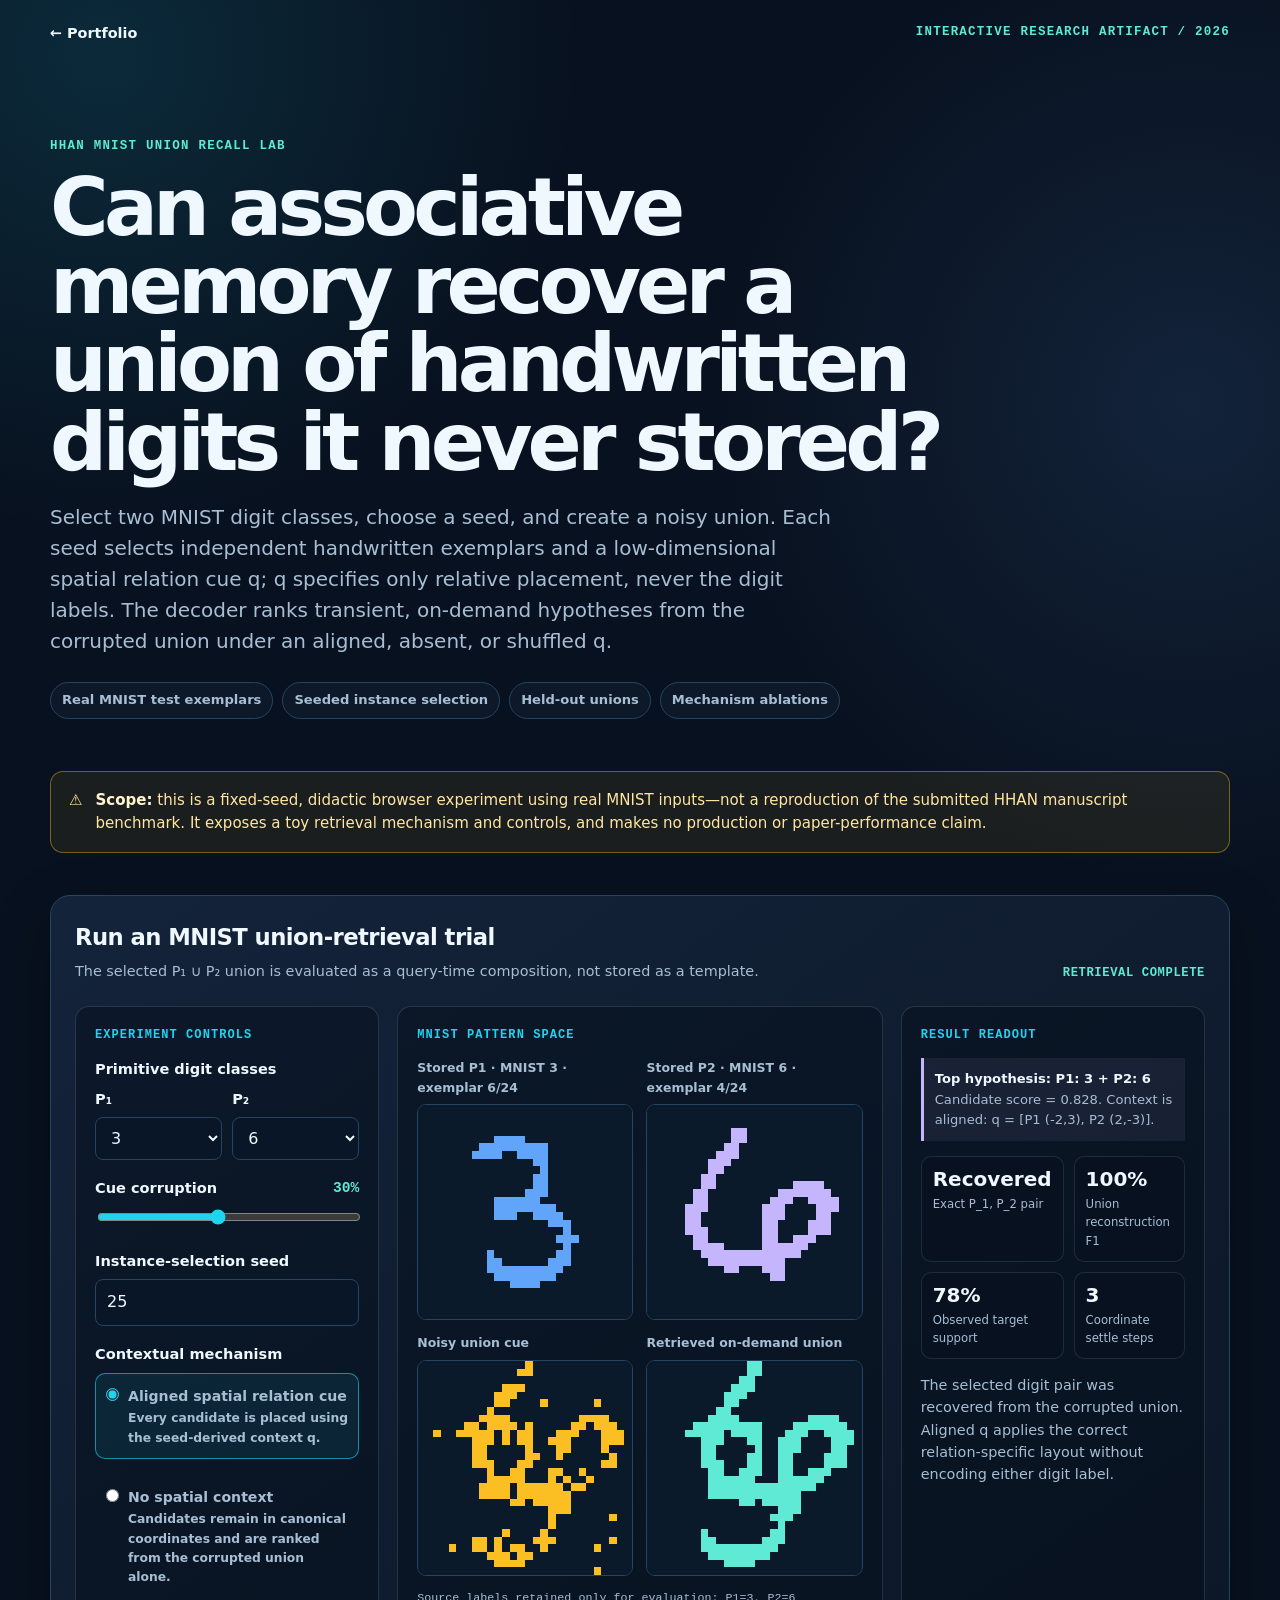
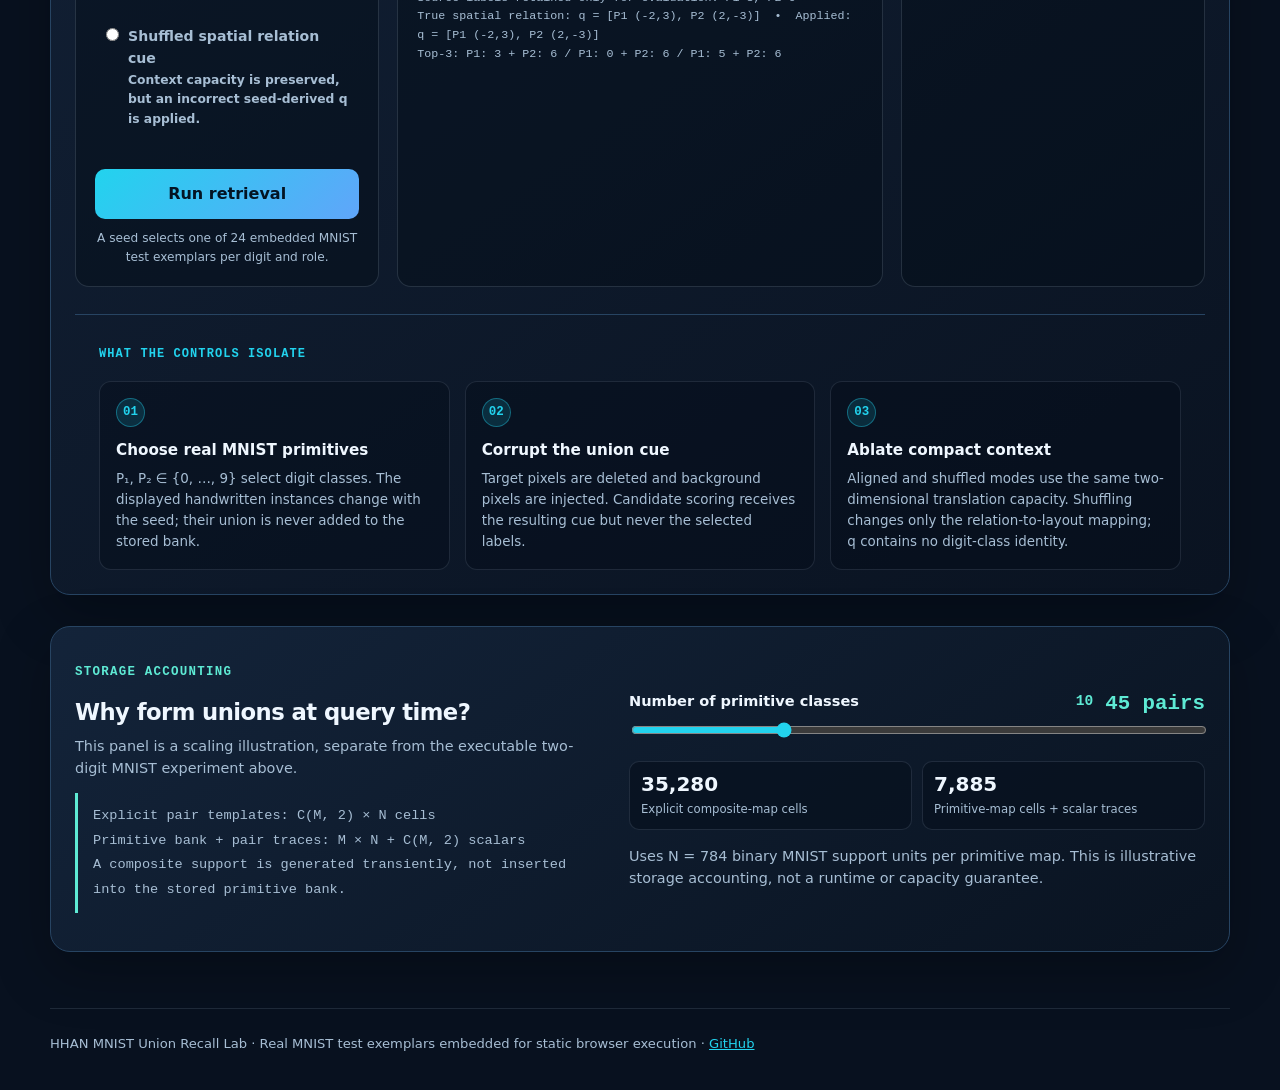
<file: hhan-composition-lab.html>
<!DOCTYPE html>
<html lang="en">
<head>
  <meta charset="utf-8">
  <meta name="viewport" content="width=device-width, initial-scale=1">
  <title>HHAN MNIST Union Recall Lab — Atin Srivastava</title>
  <meta name="description" content="An interactive, fixed-seed MNIST union-recall experiment illustrating compositional associative retrieval with HHAN-inspired contextual structure.">
  <meta name="theme-color" content="#08111f">
  <style>
    :root {
      --bg: #08111f;
      --panel: #101c2e;
      --panel-strong: #14243b;
      --border: #274462;
      --text: #eff7ff;
      --muted: #a7bed4;
      --blue: #60a5fa;
      --cyan: #22d3ee;
      --green: #5eead4;
      --amber: #fbbf24;
      --purple: #c4b5fd;
      --shadow: 0 20px 55px rgba(0, 0, 0, .28);
    }

    * { box-sizing: border-box; }
    html { scroll-behavior: smooth; }
    body {
      margin: 0;
      background:
        radial-gradient(circle at 8% 2%, rgba(34, 211, 238, .13), transparent 30rem),
        radial-gradient(circle at 93% 15%, rgba(96, 165, 250, .12), transparent 30rem),
        var(--bg);
      color: var(--text);
      font-family: Inter, ui-sans-serif, system-ui, -apple-system, BlinkMacSystemFont, "Segoe UI", sans-serif;
      line-height: 1.55;
    }

    a { color: var(--cyan); }
    a:focus-visible, button:focus-visible, input:focus-visible, select:focus-visible {
      outline: 3px solid var(--amber);
      outline-offset: 3px;
    }

    .shell { width: min(1180px, calc(100% - 40px)); margin: 0 auto; }
    .topbar {
      align-items: center;
      display: flex;
      gap: 16px;
      justify-content: space-between;
      padding: 22px 0;
      font-size: .9rem;
    }

    .back { color: var(--text); font-weight: 700; text-decoration: none; }
    .back:hover { color: var(--cyan); }
    .eyebrow {
      color: var(--green);
      font-family: ui-monospace, SFMono-Regular, Menlo, Consolas, monospace;
      font-size: .78rem;
      font-weight: 800;
      letter-spacing: .1em;
      text-transform: uppercase;
    }

    header { padding: 58px 0 42px; }
    h1 {
      max-width: 940px;
      margin: 10px 0 20px;
      font-size: clamp(2.35rem, 6.5vw, 5rem);
      letter-spacing: -.06em;
      line-height: .98;
    }

    .lede {
      color: var(--muted);
      font-size: clamp(1.04rem, 2.1vw, 1.25rem);
      max-width: 790px;
    }

    .chips { display: flex; flex-wrap: wrap; gap: 9px; margin-top: 25px; }
    .chip {
      background: rgba(16, 28, 46, .68);
      border: 1px solid var(--border);
      border-radius: 999px;
      color: var(--muted);
      font-size: .82rem;
      font-weight: 700;
      padding: 7px 11px;
    }

    .notice {
      background: rgba(251, 191, 36, .08);
      border: 1px solid rgba(251, 191, 36, .42);
      border-radius: 13px;
      color: #ffe6a2;
      display: grid;
      font-size: .94rem;
      gap: 13px;
      grid-template-columns: auto 1fr;
      margin: 10px 0 42px;
      padding: 17px 18px;
    }

    .notice strong { color: #fff4cc; }
    .panel {
      background: linear-gradient(145deg, rgba(20, 36, 59, .96), rgba(10, 19, 33, .96));
      border: 1px solid var(--border);
      border-radius: 20px;
      box-shadow: var(--shadow);
    }

    .lab { padding: 24px; }
    .lab-heading {
      align-items: end;
      display: flex;
      gap: 20px;
      justify-content: space-between;
      margin-bottom: 23px;
    }

    h2 { font-size: 1.42rem; letter-spacing: -.025em; margin: 0; }
    .lab-heading p, .subtle { color: var(--muted); font-size: .9rem; margin: 5px 0 0; }
    .layout {
      display: grid;
      gap: 18px;
      grid-template-columns: minmax(245px, .84fr) minmax(360px, 1.34fr) minmax(245px, .84fr);
    }

    .control-pane, .result-pane, .canvas-pane {
      background: rgba(4, 12, 23, .42);
      border: 1px solid rgba(167, 190, 212, .18);
      border-radius: 14px;
      padding: 19px;
    }

    .pane-label {
      color: var(--cyan);
      display: block;
      font-family: ui-monospace, SFMono-Regular, Menlo, Consolas, monospace;
      font-size: .75rem;
      font-weight: 800;
      letter-spacing: .09em;
      margin-bottom: 14px;
      text-transform: uppercase;
    }

    .field { margin: 0 0 17px; }
    label { color: var(--text); display: block; font-size: .91rem; font-weight: 700; margin-bottom: 7px; }
    input[type="range"] { accent-color: var(--cyan); width: 100%; }
    select, input[type="number"] {
      background: #091627;
      border: 1px solid var(--border);
      border-radius: 8px;
      color: var(--text);
      font: inherit;
      padding: 10px 11px;
      width: 100%;
    }

    .digit-selects { display: grid; gap: 10px; grid-template-columns: 1fr 1fr; }
    .inline-value { color: var(--green); float: right; font-family: ui-monospace, monospace; }
    .mode-group { display: grid; gap: 8px; }
    .mode {
      align-items: start;
      border: 1px solid transparent;
      border-radius: 10px;
      cursor: pointer;
      display: grid;
      gap: 9px;
      grid-template-columns: auto 1fr;
      padding: 10px;
    }

    .mode:has(input:checked) {
      background: rgba(34, 211, 238, .08);
      border-color: rgba(34, 211, 238, .6);
    }

    .mode input { accent-color: var(--cyan); margin: 4px 0 0; }
    .mode strong { display: block; font-size: .88rem; }
    .mode span { color: var(--muted); display: block; font-size: .77rem; margin-top: 2px; }
    .run {
      background: linear-gradient(135deg, var(--cyan), var(--blue));
      border: 0;
      border-radius: 10px;
      color: #031423;
      cursor: pointer;
      font: inherit;
      font-weight: 900;
      margin-top: 5px;
      padding: 13px 15px;
      transition: transform .2s ease, filter .2s ease;
      width: 100%;
    }

    .run:hover { filter: brightness(1.08); transform: translateY(-1px); }
    .run:disabled { cursor: wait; filter: grayscale(.15); opacity: .7; }
    .run-note { color: var(--muted); font-size: .76rem; margin: 10px 0 0; text-align: center; }

    .canvas-grid { display: grid; gap: 13px; grid-template-columns: 1fr 1fr; }
    figure { margin: 0; }
    figcaption { color: var(--muted); font-size: .78rem; font-weight: 700; margin: 0 0 7px; }
    canvas {
      background: #05111e;
      border: 1px solid var(--border);
      border-radius: 9px;
      display: block;
      image-rendering: pixelated;
      width: 100%;
    }

    .trace {
      color: var(--muted);
      font-family: ui-monospace, SFMono-Regular, Menlo, Consolas, monospace;
      font-size: .73rem;
      line-height: 1.6;
      margin: 13px 0 0;
      min-height: 3.2em;
    }

    .status {
      color: var(--green);
      font-family: ui-monospace, monospace;
      font-size: .76rem;
      font-weight: 800;
      letter-spacing: .05em;
      text-transform: uppercase;
    }

    .metric-grid { display: grid; gap: 10px; grid-template-columns: 1fr 1fr; margin: 15px 0; }
    .metric {
      background: rgba(8, 17, 31, .72);
      border: 1px solid rgba(167, 190, 212, .15);
      border-radius: 10px;
      padding: 11px;
    }

    .metric b { color: var(--text); display: block; font-size: 1.25rem; line-height: 1.1; }
    .metric span { color: var(--muted); display: block; font-size: .73rem; margin-top: 5px; }
    .candidate {
      background: rgba(196, 181, 253, .08);
      border-left: 3px solid var(--purple);
      color: var(--muted);
      font-size: .82rem;
      padding: 11px;
    }

    .candidate strong { color: var(--text); }
    .explain { border-top: 1px solid var(--border); margin-top: 27px; padding: 30px 24px 0; }
    .explain-grid { display: grid; gap: 15px; grid-template-columns: repeat(3, 1fr); margin-top: 17px; }
    .step {
      background: rgba(4, 12, 23, .4);
      border: 1px solid rgba(167, 190, 212, .14);
      border-radius: 12px;
      padding: 16px;
    }

    .step-num {
      align-items: center;
      background: rgba(34, 211, 238, .14);
      border: 1px solid rgba(34, 211, 238, .38);
      border-radius: 50%;
      color: var(--cyan);
      display: flex;
      font-family: ui-monospace, monospace;
      font-size: .78rem;
      font-weight: 900;
      height: 29px;
      justify-content: center;
      margin-bottom: 12px;
      width: 29px;
    }

    .step h3 { font-size: .95rem; margin: 0 0 7px; }
    .step p { color: var(--muted); font-size: .84rem; margin: 0; }
    .scaling { margin: 31px 0 56px; padding: 24px; }
    .scaling-grid { align-items: center; display: grid; gap: 26px; grid-template-columns: 1.1fr 1.2fr; }
    .formula {
      border-left: 3px solid var(--green);
      color: var(--muted);
      font-family: ui-monospace, monospace;
      font-size: .85rem;
      line-height: 1.8;
      padding: 11px 0 11px 15px;
    }

    .storage-row { align-items: end; display: grid; gap: 12px; grid-template-columns: 1fr auto; }
    .storage-number { color: var(--green); font-family: ui-monospace, monospace; font-size: 1.3rem; font-weight: 900; }
    footer { border-top: 1px solid rgba(167, 190, 212, .14); color: var(--muted); font-size: .82rem; padding: 25px 0 36px; }

    @media (max-width: 980px) {
      .layout { grid-template-columns: 1fr 1fr; }
      .result-pane { grid-column: 1 / -1; }
      .result-pane .metric-grid { max-width: 500px; }
    }

    @media (max-width: 640px) {
      .shell { width: min(100% - 28px, 1180px); }
      header { padding-top: 34px; }
      .topbar { align-items: flex-start; flex-direction: column; }
      .lab { padding: 14px; }
      .lab-heading { align-items: flex-start; flex-direction: column; }
      .layout, .scaling-grid, .explain-grid { grid-template-columns: 1fr; }
      .canvas-grid { gap: 10px; }
      .control-pane, .canvas-pane, .result-pane { padding: 15px; }
    }

    @media (prefers-reduced-motion: reduce) {
      *, *::before, *::after { scroll-behavior: auto !important; transition-duration: .01ms !important; }
    }
  </style>
</head>
<body>
  <main class="shell">
    <nav class="topbar" aria-label="Page navigation">
      <a class="back" href="./index.html">← Portfolio</a>
      <span class="eyebrow">Interactive research artifact / 2026</span>
    </nav>

    <header>
      <p class="eyebrow">HHAN MNIST union recall lab</p>
      <h1>Can associative memory recover a union of handwritten digits it never stored?</h1>
      <p class="lede">
        Select two MNIST digit classes, choose a seed, and create a noisy union. Each seed selects independent handwritten exemplars and a low-dimensional spatial relation cue q; q specifies only relative placement, never the digit labels. The decoder ranks transient, on-demand hypotheses from the corrupted union under an aligned, absent, or shuffled q.
      </p>
      <div class="chips" aria-label="Experiment properties">
        <span class="chip">Real MNIST test exemplars</span>
        <span class="chip">Seeded instance selection</span>
        <span class="chip">Held-out unions</span>
        <span class="chip">Mechanism ablations</span>
      </div>
    </header>

    <aside class="notice" aria-label="Scope note">
      <span aria-hidden="true">⚠</span>
      <div><strong>Scope:</strong> this is a fixed-seed, didactic browser experiment using real MNIST inputs—not a reproduction of the submitted HHAN manuscript benchmark. It exposes a toy retrieval mechanism and controls, and makes no production or paper-performance claim.</div>
    </aside>

    <section class="panel lab" aria-labelledby="lab-title">
      <div class="lab-heading">
        <div>
          <h2 id="lab-title">Run an MNIST union-retrieval trial</h2>
          <p>The selected P₁ ∪ P₂ union is evaluated as a query-time composition, not stored as a template.</p>
        </div>
        <span class="status" id="status" aria-live="polite">Ready</span>
      </div>

      <div class="layout">
        <form class="control-pane" id="controls">
          <span class="pane-label">Experiment controls</span>

          <div class="field">
            <label>Primitive digit classes</label>
            <div class="digit-selects">
              <div>
                <label for="p1">P₁</label>
                <select id="p1" name="p1" aria-label="First primitive digit">
                  <option value="0">0</option><option value="1">1</option><option value="2">2</option><option value="3" selected>3</option><option value="4">4</option><option value="5">5</option><option value="6">6</option><option value="7">7</option><option value="8">8</option><option value="9">9</option>
                </select>
              </div>
              <div>
                <label for="p2">P₂</label>
                <select id="p2" name="p2" aria-label="Second primitive digit">
                  <option value="0">0</option><option value="1">1</option><option value="2">2</option><option value="3">3</option><option value="4">4</option><option value="5">5</option><option value="6" selected>6</option><option value="7">7</option><option value="8">8</option><option value="9">9</option>
                </select>
              </div>
            </div>
          </div>

          <div class="field">
            <label for="noise">Cue corruption <span class="inline-value" id="noise-value">30%</span></label>
            <input id="noise" name="noise" type="range" min="0" max="55" value="25" step="5">
          </div>

          <div class="field">
            <label for="seed">Instance-selection seed</label>
            <input id="seed" name="seed" type="number" min="1" max="9999" value="25">
          </div>

          <div class="field">
            <label>Contextual mechanism</label>
            <div class="mode-group">
              <label class="mode">
                <input type="radio" name="mode" value="aligned" checked>
                <span><strong>Aligned spatial relation cue</strong><span>Every candidate is placed using the seed-derived context q.</span></span>
              </label>
              <label class="mode">
                <input type="radio" name="mode" value="none">
                <span><strong>No spatial context</strong><span>Candidates remain in canonical coordinates and are ranked from the corrupted union alone.</span></span>
              </label>
              <label class="mode">
                <input type="radio" name="mode" value="shuffled">
                <span><strong>Shuffled spatial relation cue</strong><span>Context capacity is preserved, but an incorrect seed-derived q is applied.</span></span>
              </label>
            </div>
          </div>

          <button class="run" id="run" type="submit">Run retrieval</button>
          <p class="run-note">A seed selects one of 24 embedded MNIST test exemplars per digit and role.</p>
        </form>

        <section class="canvas-pane" aria-label="MNIST primitives, noisy union, and retrieved union">
          <span class="pane-label">MNIST pattern space</span>
          <div class="canvas-grid">
            <figure>
              <figcaption id="p1-caption">Stored primitive P₁</figcaption>
              <canvas id="p1-canvas" width="224" height="224" aria-label="First MNIST primitive"></canvas>
            </figure>
            <figure>
              <figcaption id="p2-caption">Stored primitive P₂</figcaption>
              <canvas id="p2-canvas" width="224" height="224" aria-label="Second MNIST primitive"></canvas>
            </figure>
            <figure>
              <figcaption>Noisy union cue</figcaption>
              <canvas id="cue-canvas" width="224" height="224" aria-label="Noisy query union"></canvas>
            </figure>
            <figure>
              <figcaption>Retrieved on-demand union</figcaption>
              <canvas id="output-canvas" width="224" height="224" aria-label="Retrieved digit union"></canvas>
            </figure>
          </div>
          <p class="trace" id="trace">MNIST asset loading…</p>
        </section>

        <section class="result-pane" aria-label="Retrieval results">
          <span class="pane-label">Result readout</span>
          <div class="candidate" id="candidate">
            <strong>Awaiting trial.</strong><br>Run the default configuration to inspect the candidate ranking and reconstruction.
          </div>
          <div class="metric-grid">
            <div class="metric"><b id="exact">—</b><span>Exact P_1, P_2 pair</span></div>
            <div class="metric"><b id="f1">—</b><span>Union reconstruction F1</span></div>
            <div class="metric"><b id="cue-coverage">—</b><span>Observed target support</span></div>
            <div class="metric"><b id="iterations">—</b><span>Coordinate settle steps</span></div>
          </div>
          <p class="subtle" id="readout">The decoder sees a corrupted union only. The selected digit labels are retained solely for the post-hoc exact-pair metric.</p>
        </section>
      </div>

      <div class="explain">
        <span class="pane-label">What the controls isolate</span>
        <div class="explain-grid">
          <article class="step">
            <div class="step-num">01</div>
            <h3>Choose real MNIST primitives</h3>
            <p>P₁, P₂ ∈ {0, …, 9} select digit classes. The displayed handwritten instances change with the seed; their union is never added to the stored bank.</p>
          </article>
          <article class="step">
            <div class="step-num">02</div>
            <h3>Corrupt the union cue</h3>
            <p>Target pixels are deleted and background pixels are injected. Candidate scoring receives the resulting cue but never the selected labels.</p>
          </article>
          <article class="step">
            <div class="step-num">03</div>
            <h3>Ablate compact context</h3>
            <p>Aligned and shuffled modes use the same two-dimensional translation capacity. Shuffling changes only the relation-to-layout mapping; q contains no digit-class identity.</p>
          </article>
        </div>
      </div>
    </section>

    <section class="panel scaling" aria-labelledby="scaling-title">
      <div class="scaling-grid">
        <div>
          <p class="eyebrow">Storage accounting</p>
          <h2 id="scaling-title">Why form unions at query time?</h2>
          <p class="subtle">This panel is a scaling illustration, separate from the executable two-digit MNIST experiment above.</p>
          <p class="formula">
            Explicit pair templates: C(M, 2) × N cells<br>
            Primitive bank + pair traces: M × N + C(M, 2) scalars<br>
            A composite support is generated transiently, not inserted into the stored primitive bank.
          </p>
        </div>
        <div>
          <div class="storage-row">
            <label for="memory-count">Number of primitive classes <span class="inline-value" id="memory-count-value">10</span></label>
            <span class="storage-number" id="composite-count">45 pairs</span>
          </div>
          <input id="memory-count" type="range" min="3" max="30" value="10" step="1">
          <div class="metric-grid">
            <div class="metric"><b id="explicit-cost">—</b><span>Explicit composite-map cells</span></div>
            <div class="metric"><b id="factorized-cost">—</b><span>Primitive-map cells + scalar traces</span></div>
          </div>
          <p class="subtle">Uses N = 784 binary MNIST support units per primitive map. This is illustrative storage accounting, not a runtime or capacity guarantee.</p>
        </div>
      </div>
    </section>

    <footer>
      HHAN MNIST Union Recall Lab · Real MNIST test exemplars embedded for static browser execution · <a href="https://github.com/Atin17" target="_blank" rel="noopener noreferrer">GitHub</a>
    </footer>
  </main>

  <script src="./mnist-exemplars.js"></script>
  <script>
    "use strict";

    const SIDE = 28;
    const CELLS = SIDE * SIDE;
    const DIGITS = Array.from({ length: 10 }, (_, value) => value);
    const asset = window.MNIST_EXEMPLARS;
    const decodedPatterns = new Map();
    const controls = document.getElementById("controls");
    const runButton = document.getElementById("run");
    const contexts = {
      p1: document.getElementById("p1-canvas").getContext("2d"),
      p2: document.getElementById("p2-canvas").getContext("2d"),
      cue: document.getElementById("cue-canvas").getContext("2d"),
      output: document.getElementById("output-canvas").getContext("2d")
    };

    if (!asset || asset.width !== SIDE) {
      throw new Error("MNIST exemplar asset was unavailable or malformed.");
    }

    function decodeSample(base64) {
      if (decodedPatterns.has(base64)) return decodedPatterns.get(base64);
      const binary = atob(base64);
      const bytes = Uint8Array.from(binary, (character) => character.charCodeAt(0));
      const pattern = Array.from({ length: CELLS }, (_, index) => {
        const byte = bytes[Math.floor(index / 8)];
        return (byte >> (7 - (index % 8))) & 1;
      });
      decodedPatterns.set(base64, pattern);
      return pattern;
    }

    function sampleIndexFor(label, role, seed) {
      const count = asset.samples_per_digit;
      return (seed * 7 + label * 11 + role * 13) % count;
    }

    function exemplar(label, role, seed) {
      const sampleIndex = sampleIndexFor(label, role, seed);
      return {
        label,
        role,
        sampleIndex,
        pattern: decodeSample(asset.samples[String(label)][sampleIndex])
      };
    }

    function union(patterns) {
      const output = Array(CELLS).fill(0);
      patterns.forEach((pattern) => {
        pattern.forEach((value, index) => { output[index] = Math.max(output[index], value); });
      });
      return output;
    }

    function mulberry32(seed) {
      let value = seed >>> 0;
      return function random() {
        value += 0x6D2B79F5;
        let output = value;
        output = Math.imul(output ^ output >>> 15, output | 1);
        output ^= output + Math.imul(output ^ output >>> 7, output | 61);
        return ((output ^ output >>> 14) >>> 0) / 4294967296;
      };
    }

    function corrupt(target, amount, random) {
      const observed = Array(CELLS).fill(0);
      target.forEach((value, index) => {
        if (value) {
          observed[index] = random() > amount * .86 ? 1 : 0;
        } else {
          observed[index] = random() < amount * .075 ? 1 : 0;
        }
      });
      return observed;
    }

    function cueFit(candidate, observed) {
      let hits = 0;
      let missedObserved = 0;
      let unsupported = 0;
      let candidateCount = 0;
      for (let index = 0; index < CELLS; index += 1) {
        candidateCount += candidate[index];
        if (candidate[index] && observed[index]) hits += 1;
        if (!candidate[index] && observed[index]) missedObserved += 1;
        if (candidate[index] && !observed[index]) unsupported += 1;
      }
      return (1.20 * hits - 1.40 * missedObserved - .08 * unsupported) / Math.max(1, candidateCount);
    }

    const layouts = [
      { p1: { x: -3, y: -2 }, p2: { x: 3, y: 2 } },
      { p1: { x: -2, y: 3 }, p2: { x: 2, y: -3 } },
      { p1: { x: -3, y: 0 }, p2: { x: 3, y: 0 } },
      { p1: { x: 0, y: -3 }, p2: { x: 0, y: 3 } },
      { p1: { x: -3, y: 2 }, p2: { x: 3, y: -2 } },
      { p1: { x: -2, y: -3 }, p2: { x: 2, y: 3 } }
    ];

    function shift(pattern, dx, dy) {
      const output = Array(CELLS).fill(0);
      for (let y = 0; y < SIDE; y += 1) {
        for (let x = 0; x < SIDE; x += 1) {
          const targetX = x + dx;
          const targetY = y + dy;
          if (pattern[y * SIDE + x] && targetX >= 0 && targetX < SIDE && targetY >= 0 && targetY < SIDE) {
            output[targetY * SIDE + targetX] = 1;
          }
        }
      }
      return output;
    }

    function layoutFor(seed) {
      return layouts[seed % layouts.length];
    }

    function zeroLayout() {
      return { p1: { x: 0, y: 0 }, p2: { x: 0, y: 0 } };
    }

    function layoutForMode(mode, seed) {
      if (mode === "aligned") return layoutFor(seed);
      if (mode === "shuffled") return layoutFor(seed + 1);
      return zeroLayout();
    }

    function layoutCode(layout) {
      return "q = [P1 (" + layout.p1.x + "," + layout.p1.y + "), P2 (" + layout.p2.x + "," + layout.p2.y + ")]";
    }

    function f1(predicted, target) {
      let tp = 0;
      let fp = 0;
      let fn = 0;
      for (let index = 0; index < CELLS; index += 1) {
        if (predicted[index] && target[index]) tp += 1;
        if (predicted[index] && !target[index]) fp += 1;
        if (!predicted[index] && target[index]) fn += 1;
      }
      return 2 * tp / Math.max(1, 2 * tp + fp + fn);
    }

    function supportCoverage(observed, target) {
      let total = 0;
      let retained = 0;
      for (let index = 0; index < CELLS; index += 1) {
        if (target[index]) {
          total += 1;
          retained += observed[index];
        }
      }
      return retained / Math.max(1, total);
    }

    function drawPattern(context, pattern, type) {
      const palette = { p1: "#60a5fa", p2: "#c4b5fd", cue: "#fbbf24", output: "#5eead4" };
      const width = context.canvas.width;
      const cell = width / SIDE;
      context.clearRect(0, 0, width, width);
      context.fillStyle = "#05111e";
      context.fillRect(0, 0, width, width);
      for (let y = 0; y < SIDE; y += 1) {
        for (let x = 0; x < SIDE; x += 1) {
          const value = pattern[y * SIDE + x];
          context.fillStyle = value ? palette[type] : "#0b1a2b";
          context.fillRect(x * cell, y * cell, cell, cell);
        }
      }
    }

    function selectedMode() {
      return document.querySelector('input[name="mode"]:checked').value;
    }

    function candidateFor(firstLabel, secondLabel, seed, layout) {
      const first = exemplar(firstLabel, 1, seed);
      const second = exemplar(secondLabel, 2, seed);
      const pattern = union([
        shift(first.pattern, layout.p1.x, layout.p1.y),
        shift(second.pattern, layout.p2.x, layout.p2.y)
      ]);
      return { firstLabel, secondLabel, first, second, pattern, layout };
    }

    function getTrial() {
      const firstLabel = Number(document.getElementById("p1").value);
      const secondLabel = Number(document.getElementById("p2").value);
      const seed = Number(document.getElementById("seed").value);
      const noise = Number(document.getElementById("noise").value) / 100;
      const mode = selectedMode();
      const first = exemplar(firstLabel, 1, seed);
      const second = exemplar(secondLabel, 2, seed);
      const trueLayout = layoutFor(seed);
      const target = union([
        shift(first.pattern, trueLayout.p1.x, trueLayout.p1.y),
        shift(second.pattern, trueLayout.p2.x, trueLayout.p2.y)
      ]);
      const observed = corrupt(target, noise, mulberry32(seed * 7919 + firstLabel * 101 + secondLabel * 17));
      const candidateLayout = layoutForMode(mode, seed);
      const candidates = [];
      DIGITS.forEach((candidateFirst) => {
        DIGITS.forEach((candidateSecond) => {
          const candidate = candidateFor(candidateFirst, candidateSecond, seed, candidateLayout);
          candidate.cue = cueFit(candidate.pattern, observed);
          candidate.score = candidate.cue;
          candidates.push(candidate);
        });
      });
      candidates.sort((left, right) => right.score - left.score);
      return {
        firstLabel,
        secondLabel,
        first,
        second,
        target,
        observed,
        mode,
        noise,
        seed,
        trueLayout,
        candidateLayout,
        winner: candidates[0],
        candidates
      };
    }

    function candidateName(candidate) {
      return "P1: " + candidate.firstLabel + " + P2: " + candidate.secondLabel;
    }

    function renderResult(trial) {
      const exact = trial.winner.firstLabel === trial.firstLabel && trial.winner.secondLabel === trial.secondLabel;
      const reconstructionF1 = f1(trial.winner.pattern, trial.target);
      const coverage = supportCoverage(trial.observed, trial.target);
      const layoutMismatch = 1 - reconstructionF1;
      const steps = Math.max(2, Math.min(10, Math.round(2 + (1 - coverage) * 5 + layoutMismatch * 3 + (exact ? 0 : 1))));
      const contextLabel = trial.mode === "aligned"
        ? "aligned"
        : trial.mode === "shuffled"
          ? "shuffled"
          : "absent";

      drawPattern(contexts.p1, trial.first.pattern, "p1");
      drawPattern(contexts.p2, trial.second.pattern, "p2");
      drawPattern(contexts.cue, trial.observed, "cue");
      drawPattern(contexts.output, trial.winner.pattern, "output");

      document.getElementById("p1-caption").textContent = "Stored P1 · MNIST " + trial.firstLabel + " · exemplar " + (trial.first.sampleIndex + 1) + "/24";
      document.getElementById("p2-caption").textContent = "Stored P2 · MNIST " + trial.secondLabel + " · exemplar " + (trial.second.sampleIndex + 1) + "/24";
      document.getElementById("exact").textContent = exact ? "Recovered" : "Missed";
      document.getElementById("f1").textContent = (reconstructionF1 * 100).toFixed(0) + "%";
      document.getElementById("cue-coverage").textContent = (coverage * 100).toFixed(0) + "%";
      document.getElementById("iterations").textContent = steps;
      document.getElementById("candidate").innerHTML =
        "<strong>Top hypothesis: " + candidateName(trial.winner) + "</strong><br>" +
        "Candidate score = " + trial.winner.score.toFixed(3) + ". Context is " + contextLabel + ": " +
        layoutCode(trial.candidateLayout) + ".";
      document.getElementById("trace").innerHTML =
        "Source labels retained only for evaluation: P1=" + trial.firstLabel + ", P2=" + trial.secondLabel + "<br>" +
        "True spatial relation: " + layoutCode(trial.trueLayout) + " &nbsp;•&nbsp; Applied: " +
        layoutCode(trial.candidateLayout) + "<br>" +
        "Top-3: " + trial.candidates.slice(0, 3).map(candidateName).join(" / ");
      document.getElementById("readout").textContent = exact
        ? "The selected digit pair was recovered from the corrupted union. Aligned q applies the correct relation-specific layout without encoding either digit label."
        : "A competing digit pair won under the selected corruption and contextual condition. Compare the applied q with the true spatial relation to inspect the failure mode.";
      document.getElementById("status").textContent = exact ? "Retrieval complete" : "Retrieval mismatch";
    }

    function updateStorage() {
      const primitiveCount = Number(document.getElementById("memory-count").value);
      const pairCount = primitiveCount * (primitiveCount - 1) / 2;
      const units = 784;
      document.getElementById("memory-count-value").textContent = primitiveCount;
      document.getElementById("composite-count").textContent = pairCount + " pairs";
      document.getElementById("explicit-cost").textContent = (pairCount * units).toLocaleString();
      document.getElementById("factorized-cost").textContent = ((primitiveCount * units) + pairCount).toLocaleString();
    }

    function runTrial() {
      runButton.disabled = true;
      document.getElementById("status").textContent = "Scoring 100 hypotheses";
      const trial = getTrial();
      const reduceMotion = window.matchMedia("(prefers-reduced-motion: reduce)").matches;
      window.setTimeout(() => {
        renderResult(trial);
        runButton.disabled = false;
      }, reduceMotion ? 0 : 330);
    }

    document.getElementById("noise").addEventListener("input", (event) => {
      document.getElementById("noise-value").textContent = event.target.value + "%";
    });
    document.getElementById("memory-count").addEventListener("input", updateStorage);
    controls.addEventListener("submit", (event) => {
      event.preventDefault();
      runTrial();
    });

    updateStorage();
    runTrial();
  </script>
</body>
</html>
</file>
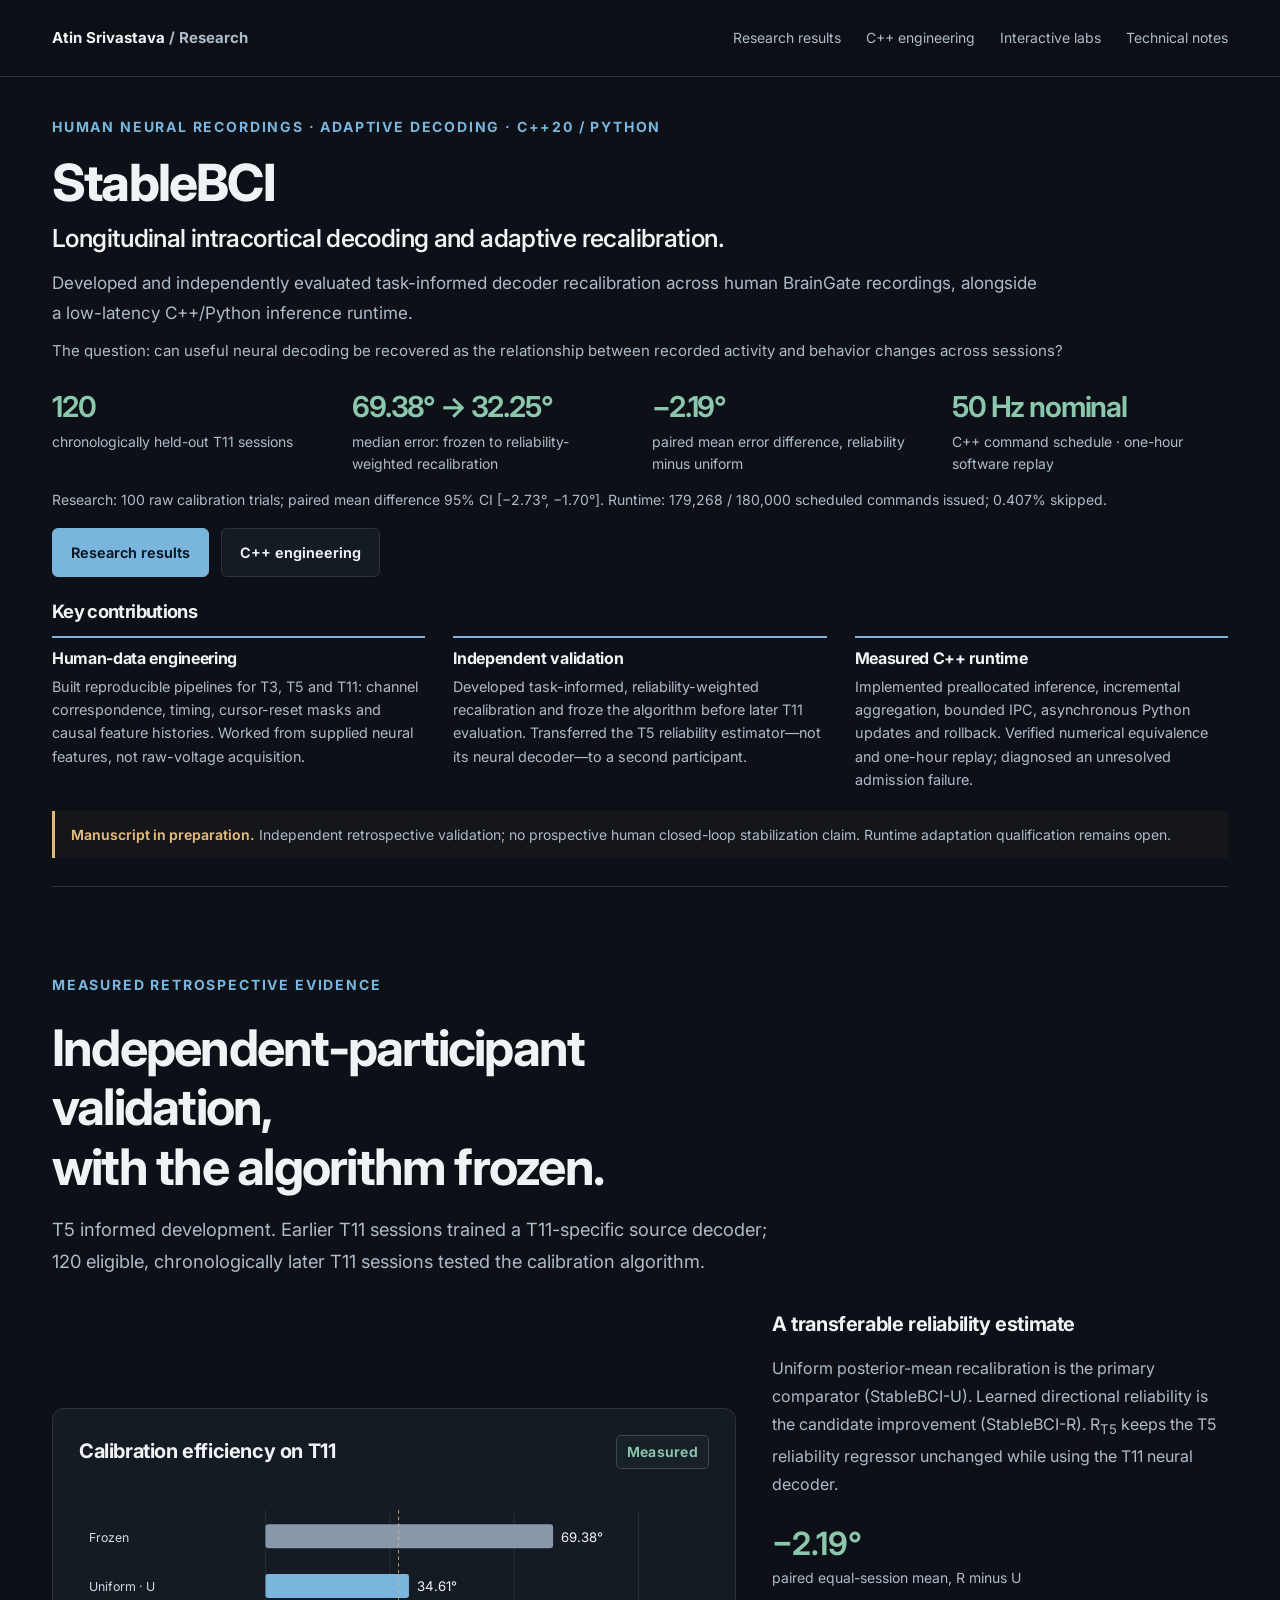
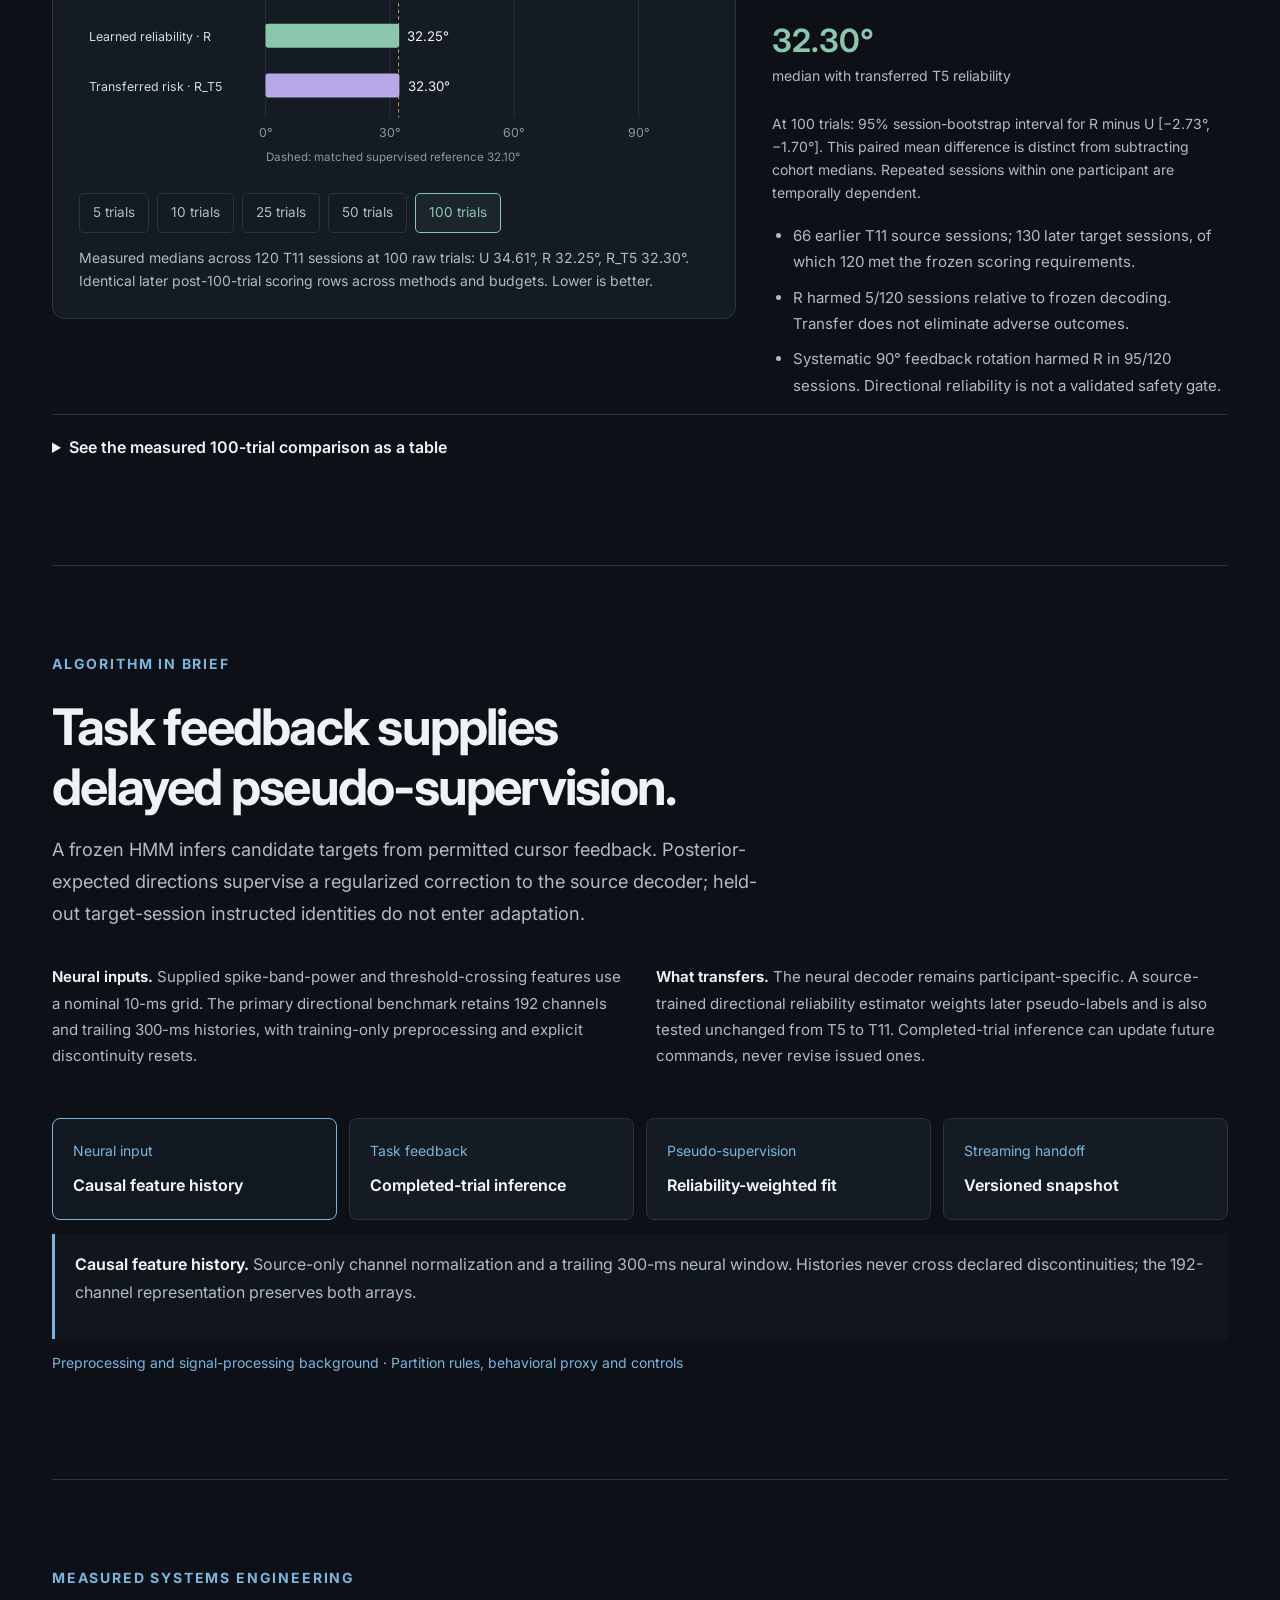
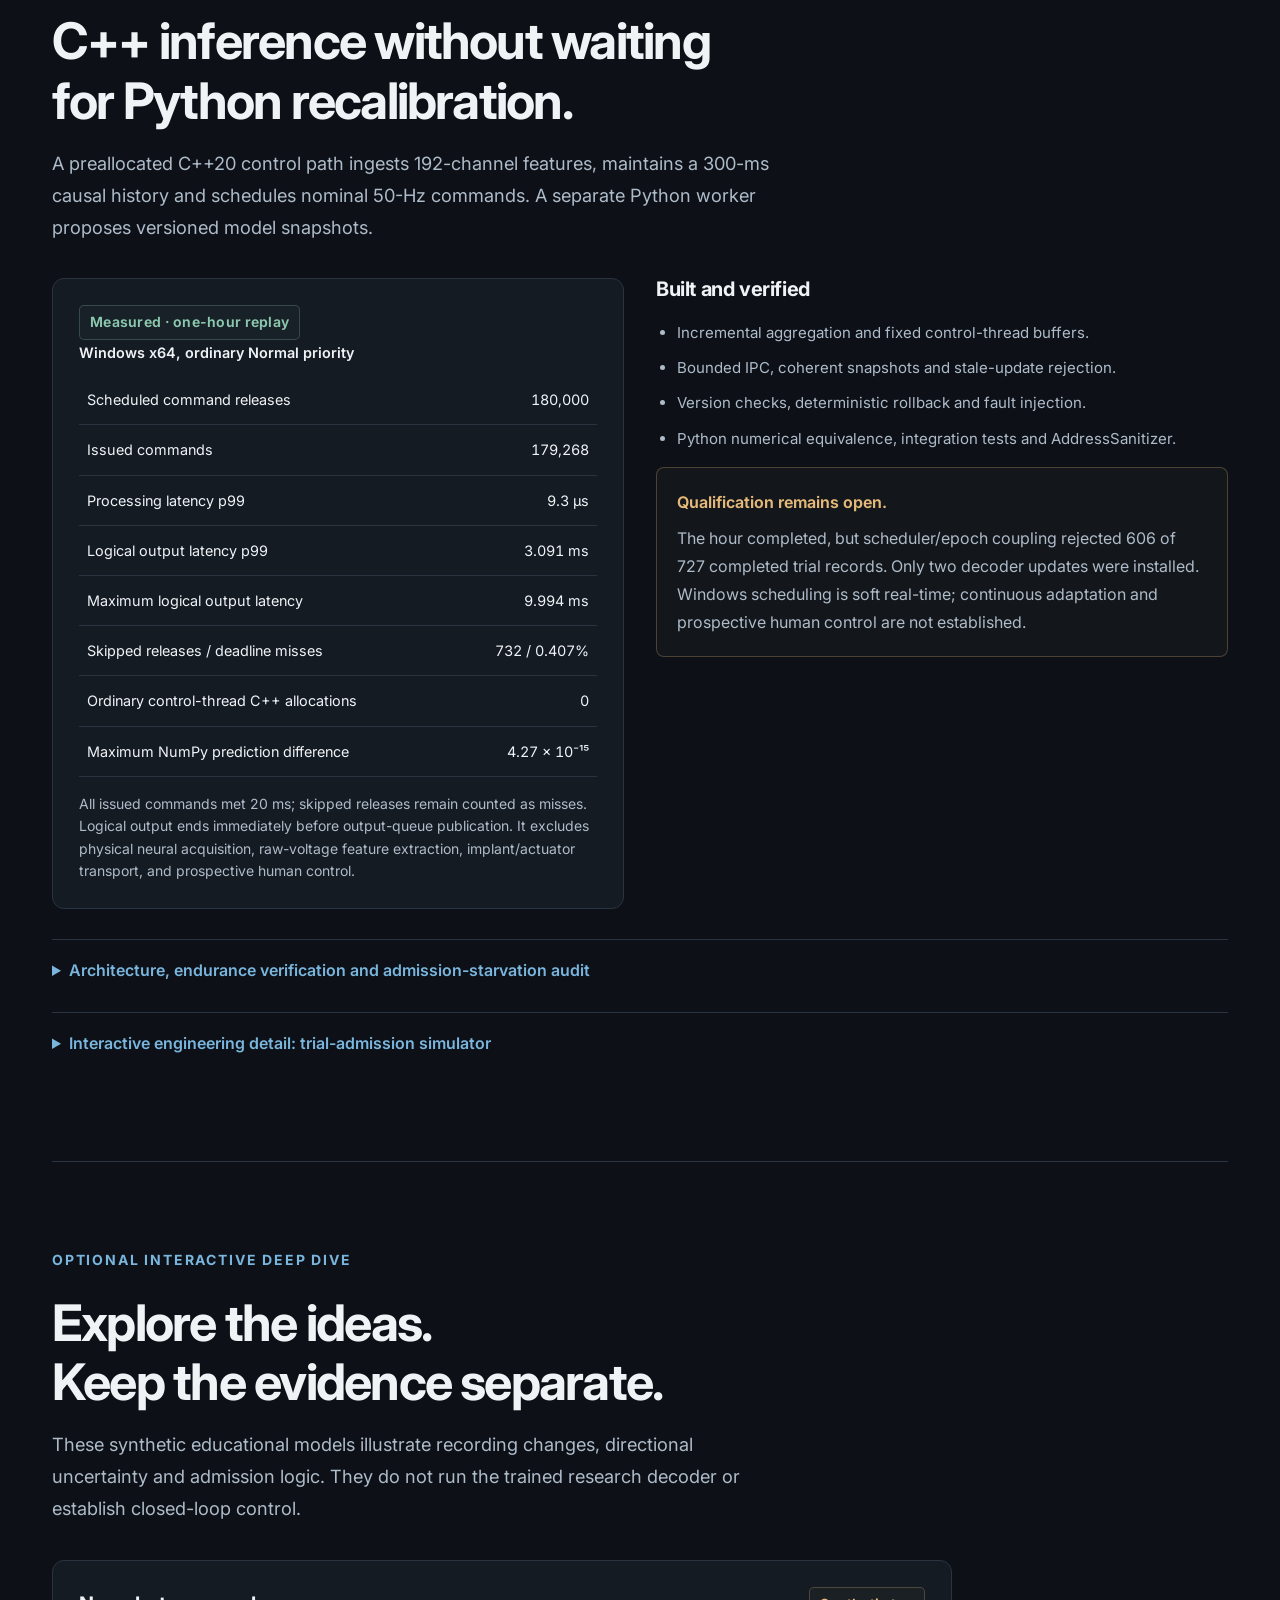
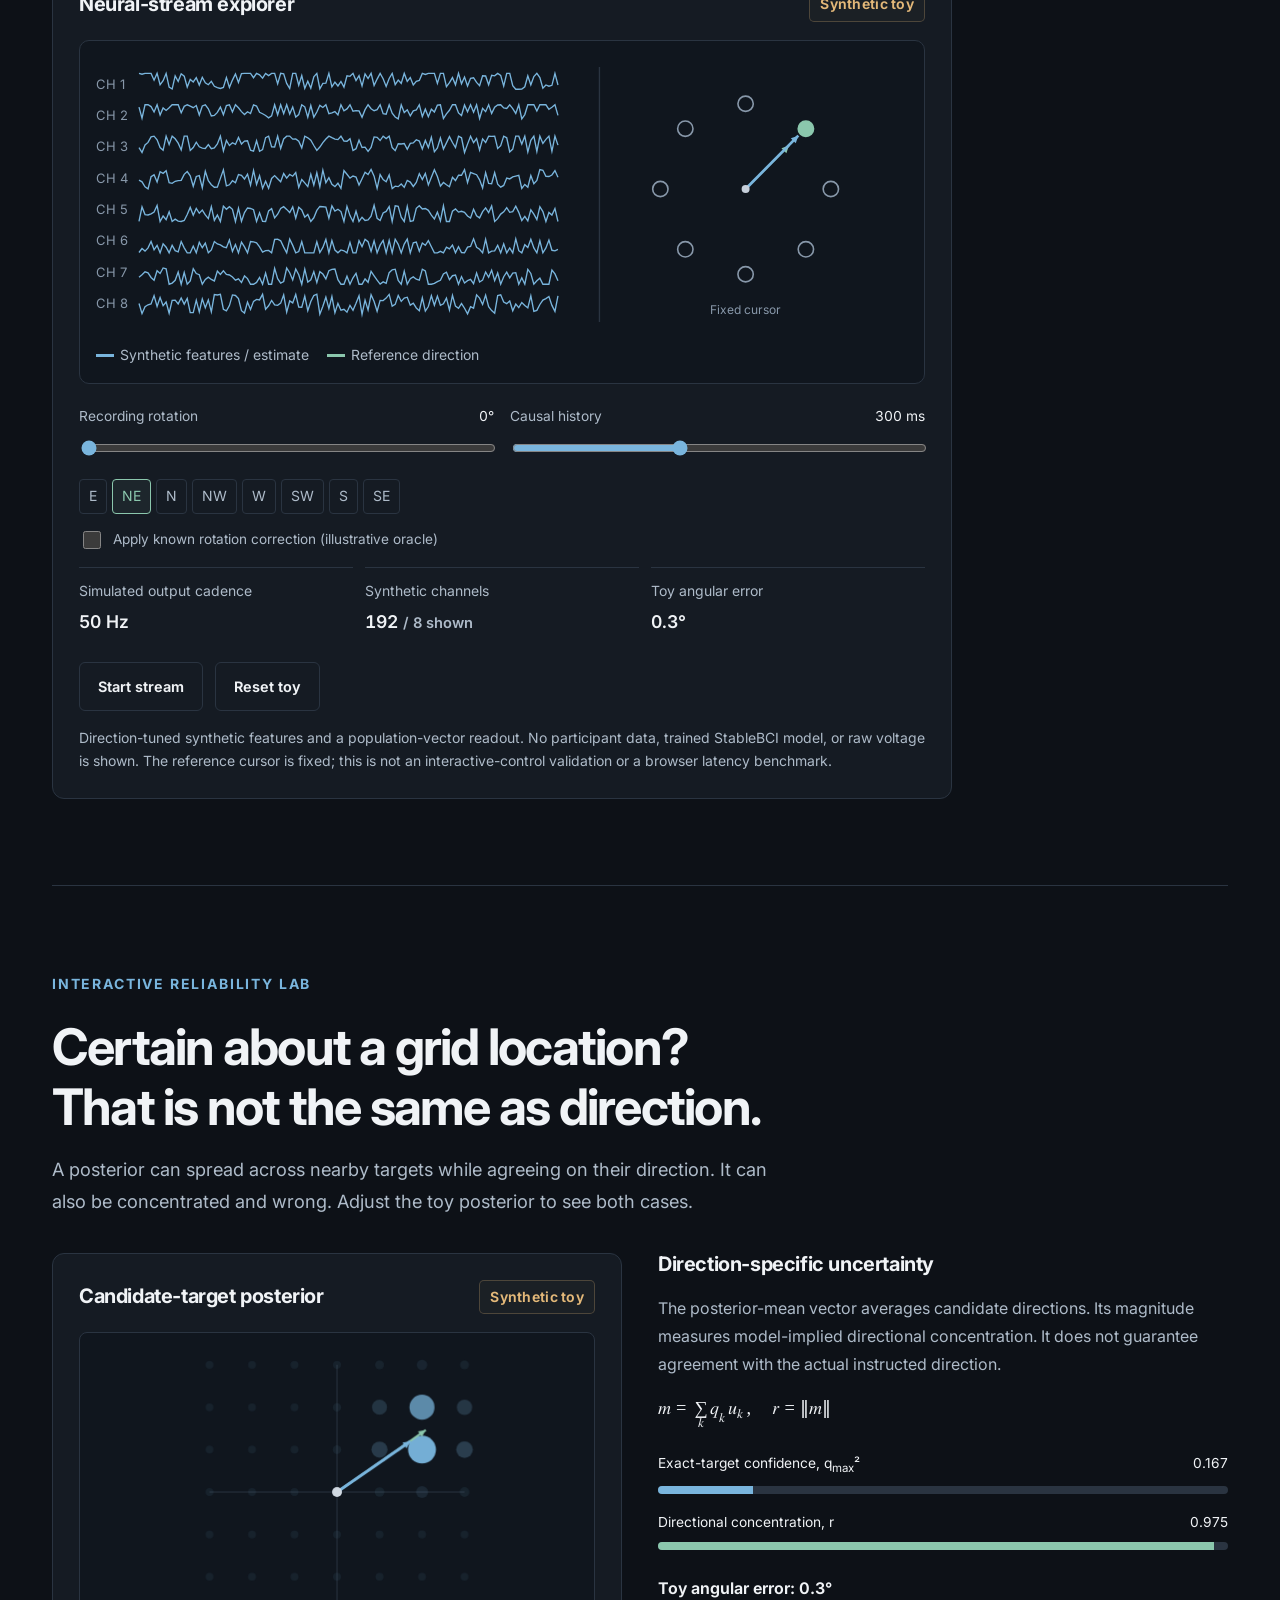
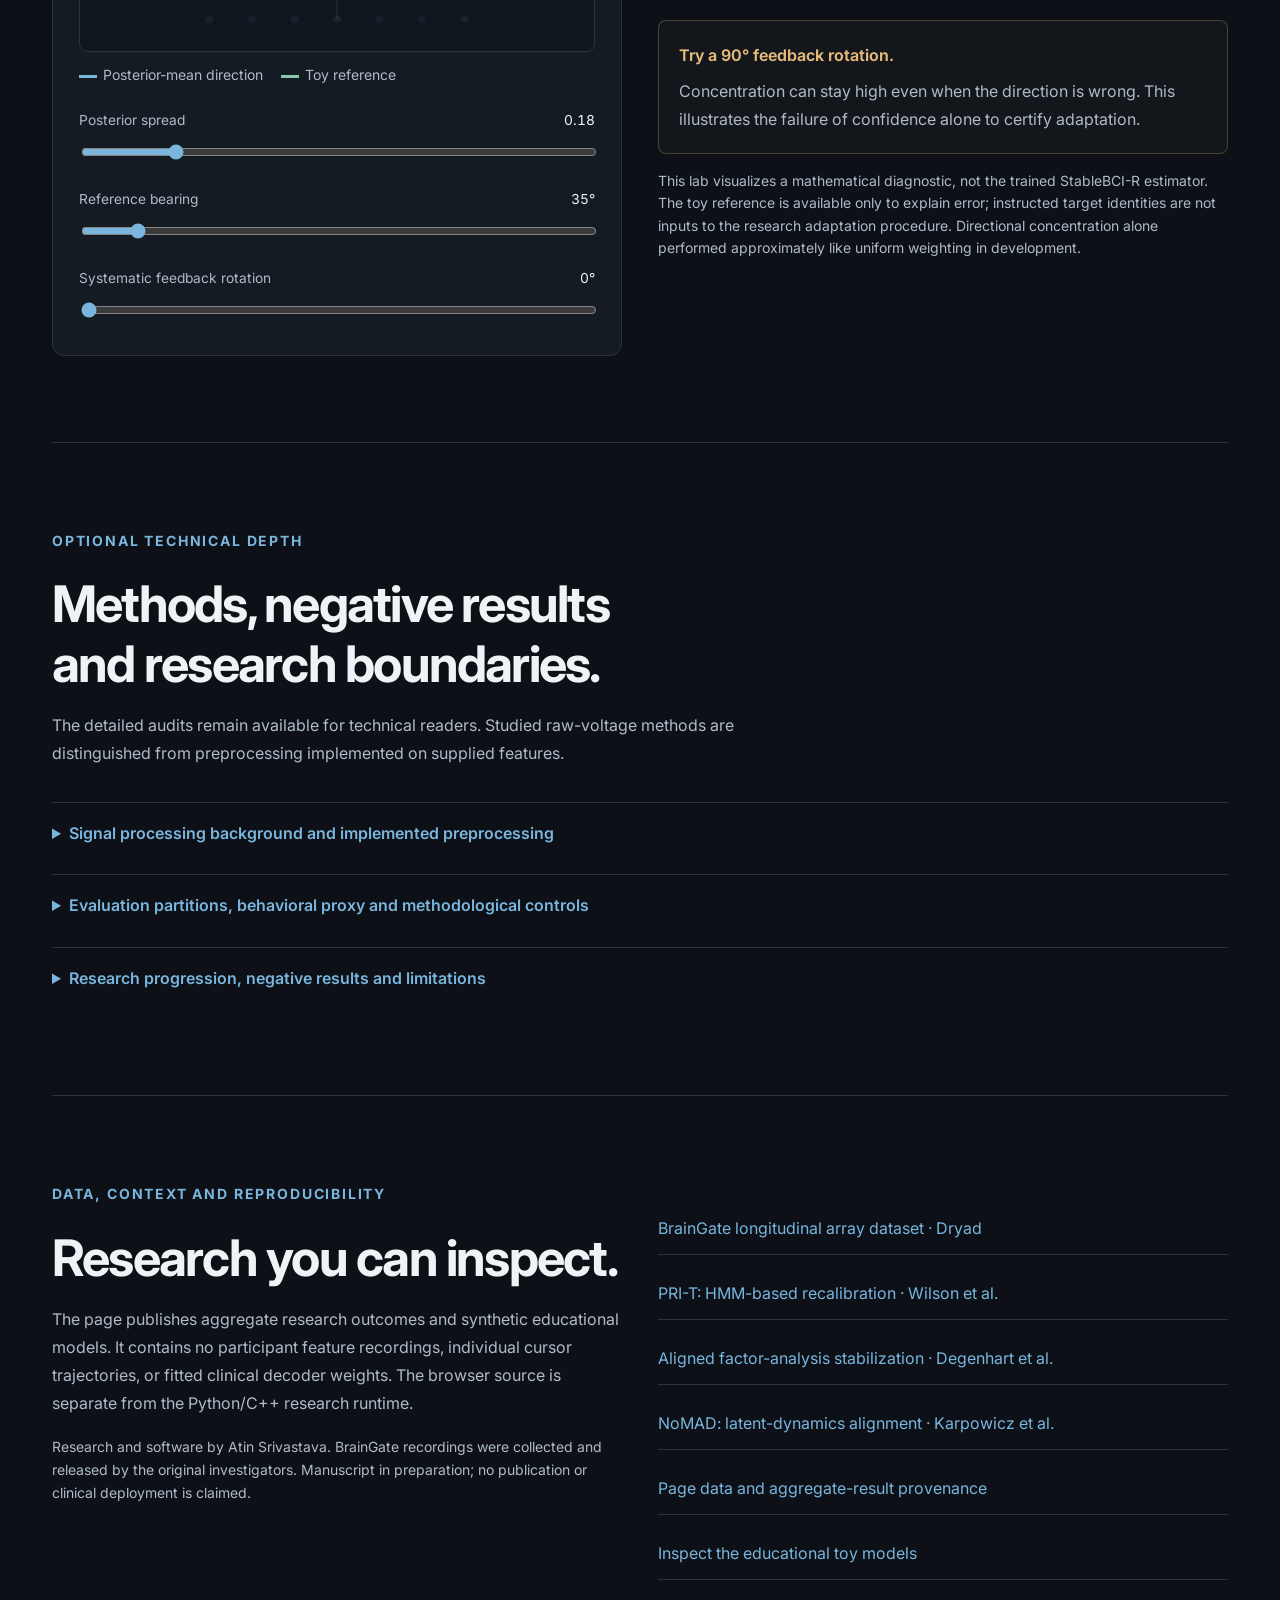
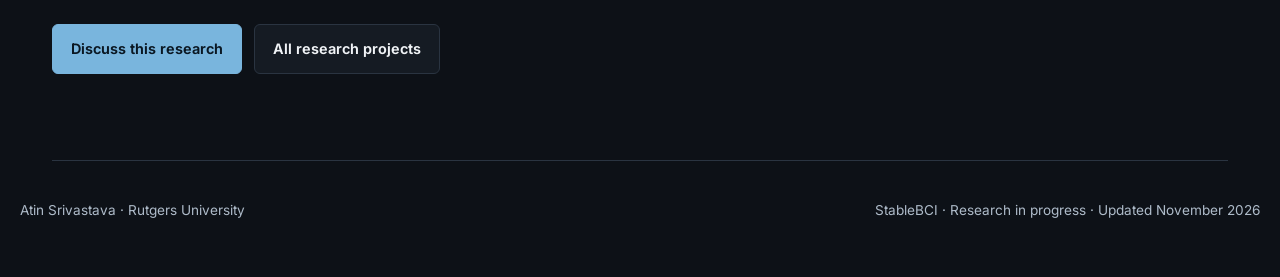
<file: stablebci.html>
<!DOCTYPE html>
<html lang="en">
<head>
  <meta charset="utf-8">
  <meta name="viewport" content="width=device-width, initial-scale=1">
  <title>StableBCI — Adaptive Intracortical Neural Decoding | Atin Srivastava</title>
  <meta name="description" content="Longitudinal human intracortical decoding, transferable directional reliability, and a C++ streaming runtime. Measured research and engineering evidence first, with optional interactive labs and technical notes.">
  <link rel="canonical" href="https://atin17.github.io/stablebci.html">
  <meta property="og:title" content="StableBCI — Adaptive Intracortical Neural Decoding">
  <meta property="og:description" content="From longitudinal neural recordings to task-informed recalibration and low-latency streaming. Research by Atin Srivastava.">
  <meta property="og:type" content="article">
  <meta property="og:url" content="https://atin17.github.io/stablebci.html">
  <meta property="og:image" content="https://atin17.github.io/assets/stablebci/overview.svg">
  <meta name="twitter:card" content="summary_large_image">
  <meta name="theme-color" content="#0d1117">
  <link rel="preconnect" href="https://fonts.googleapis.com">
  <link rel="preconnect" href="https://fonts.gstatic.com" crossorigin>
  <link href="https://fonts.googleapis.com/css2?family=Inter:wght@400;500;600;650;700;750&display=swap" rel="stylesheet">
  <link rel="stylesheet" href="assets/stablebci/style.css">
  <script type="module" src="assets/stablebci/lab.js"></script>
</head>
<body>
  <a href="#main" class="skip">Skip to content</a>
  <header class="top"><nav class="wrap" aria-label="Research navigation">
    <a class="brand" href="./index.html#research">Atin Srivastava <span class="muted">/ Research</span></a>
    <div class="nav"><a href="#evidence">Research results</a><a href="#runtime">C++ engineering</a><a href="#labs">Interactive labs</a><a href="#technical-notes">Technical notes</a></div>
  </nav></header>
  <main id="main" class="wrap">
    <section class="recruiter-overview" aria-labelledby="title">
      <div class="eyebrow">Human neural recordings · Adaptive decoding · C++20 / Python</div>
      <h1 id="title">StableBCI<span>Longitudinal intracortical decoding <br>and adaptive recalibration.</span></h1>
      <p class="lead">Developed and independently evaluated task-informed decoder recalibration across human BrainGate recordings, alongside a low-latency C++/Python inference runtime.</p>
      <p class="overview-question">The question: can useful neural decoding be recovered as the relationship between recorded activity and behavior changes across sessions?</p>
      <div class="stats overview-stats" aria-label="Measured research and engineering at a glance">
        <div><strong>120</strong><span>chronologically held-out T11 sessions</span></div>
        <div><strong>69.38° → 32.25°</strong><span>median error: frozen to reliability-weighted recalibration</span></div>
        <div><strong>−2.19°</strong><span>paired mean error difference, reliability minus uniform</span></div>
        <div><strong>50 Hz nominal</strong><span>C++ command schedule · one-hour software replay</span></div>
      </div>
      <p class="overview-qualification">Research: 100 raw calibration trials; paired mean difference 95% CI [−2.73°, −1.70°]. Runtime: 179,268 / 180,000 scheduled commands issued; 0.407% skipped.</p>
      <div class="actions"><a class="button" href="#evidence">Research results</a><a class="button secondary" href="#runtime">C++ engineering</a></div>
      <div class="overview-contributions" aria-labelledby="contributions-title"><h2 id="contributions-title">Key contributions</h2><div class="contribution-grid">
        <article><h3>Human-data engineering</h3><p>Built reproducible pipelines for T3, T5 and T11: channel correspondence, timing, cursor-reset masks and causal feature histories. Worked from supplied neural features, not raw-voltage acquisition.</p></article>
        <article><h3>Independent validation</h3><p>Developed task-informed, reliability-weighted recalibration and froze the algorithm before later T11 evaluation. Transferred the T5 reliability estimator—not its neural decoder—to a second participant.</p></article>
        <article><h3>Measured C++ runtime</h3><p>Implemented preallocated inference, incremental aggregation, bounded IPC, asynchronous Python updates and rollback. Verified numerical equivalence and one-hour replay; diagnosed an unresolved admission failure.</p></article>
      </div></div>
      <p class="overview-status"><strong>Manuscript in preparation.</strong> Independent retrospective validation; no prospective human closed-loop stabilization claim. Runtime adaptation qualification remains open.</p>
    </section>
    <noscript><p class="noscript">Research text and static figures are available without JavaScript. Enable JavaScript for the educational labs and calibration-budget explorer.</p></noscript>
    <section class="section" id="evidence" aria-labelledby="evidence-title">
      <div class="section-intro"><div class="eyebrow">Measured retrospective evidence</div><h2 id="evidence-title">Independent-participant validation,<br>with the algorithm frozen.</h2><p class="lead">T5 informed development. Earlier T11 sessions trained a T11-specific source decoder; 120 eligible, chronologically later T11 sessions tested the calibration algorithm.</p></div>
      <div class="evidence-layout">
        <figure class="panel"><div class="panel-header"><h3>Calibration efficiency on T11</h3><span class="label">Measured</span></div>
          <svg id="budget-chart" class="budget-chart" viewBox="0 0 760 345" role="img" aria-labelledby="budget-chart-title budget-chart-desc"><title id="budget-chart-title">Median angular error at 100 raw calibration trials</title><desc id="budget-chart-desc">Frozen decoder 69.38 degrees; uniform pseudo-label weighting 34.61; T11-trained reliability 32.25; transferred T5 reliability 32.30. Lower is better.</desc><g id="budget-bars"></g></svg>
          <div class="chart-controls" aria-label="Raw calibration-trial budget"><button type="button" class="chip" data-budget="5" aria-pressed="false">5 trials</button><button type="button" class="chip" data-budget="10" aria-pressed="false">10 trials</button><button type="button" class="chip" data-budget="25" aria-pressed="false">25 trials</button><button type="button" class="chip" data-budget="50" aria-pressed="false">50 trials</button><button type="button" class="chip" data-budget="100" aria-pressed="true">100 trials</button></div>
          <figcaption id="budget-caption">Median angular error across 120 eligible target sessions; 100 raw chronological calibration trials. Identical later post-100-trial evaluation rows across methods and budgets. Lower is better.</figcaption>
        </figure>
        <div><h3>A transferable reliability estimate</h3><p class="muted">Uniform posterior-mean recalibration is the primary comparator (StableBCI-U). Learned directional reliability is the candidate improvement (StableBCI-R). R<sub>T5</sub> keeps the T5 reliability regressor unchanged while using the T11 neural decoder.</p><div class="metric-pair"><div><strong>−2.19°</strong><span>paired equal-session mean, R minus U</span></div><div><strong>32.30°</strong><span>median with transferred T5 reliability</span></div></div><p class="caption">At 100 trials: 95% session-bootstrap interval for R minus U [−2.73°, −1.70°]. This paired mean difference is distinct from subtracting cohort medians. Repeated sessions within one participant are temporally dependent.</p><ul class="small-list"><li>66 earlier T11 source sessions; 130 later target sessions, of which 120 met the frozen scoring requirements.</li><li>R harmed 5/120 sessions relative to frozen decoding. Transfer does not eliminate adverse outcomes.</li><li>Systematic 90° feedback rotation harmed R in 95/120 sessions. Directional reliability is not a validated safety gate.</li></ul></div>
      </div>
      <details><summary>See the measured 100-trial comparison as a table</summary><div style="overflow-x:auto"><table class="runtime-table"><caption>Common T11 evaluation population, 120 sessions</caption><thead><tr><th>Method</th><th>Median error</th><th>Worst session</th><th>Harmed vs frozen</th></tr></thead><tbody><tr><td>Frozen source decoder</td><td>69.38°</td><td>115.85°</td><td>Reference</td></tr><tr><td>Uniform (U)</td><td>34.61°</td><td>81.67°</td><td>8/120</td></tr><tr><td>Learned reliability (R)</td><td>32.25°</td><td>75.92°</td><td>5/120</td></tr><tr><td>Transferred T5 reliability</td><td>32.30°</td><td>74.79°</td><td>4/120</td></tr><tr><td>Matched supervised reference</td><td>32.10°</td><td>83.41°</td><td>7/120</td></tr></tbody></table></div><p>The supervised condition uses explicitly budgeted instructed labels. It is an empirical reference, not a theoretical performance ceiling. U and R do not receive those labels during adaptation.</p></details>
      <noscript><figure><img src="assets/stablebci/t11-results.svg" alt="Measured 100-trial T11 median errors: frozen 69.38, U 34.61, R 32.25, transferred T5 reliability 32.30 degrees."></figure></noscript>
    </section>
    <section class="section" id="research" aria-labelledby="approach-title">
      <div class="section-intro"><div class="eyebrow">Algorithm in brief</div><h2 id="approach-title">Task feedback supplies<br>delayed pseudo-supervision.</h2><p class="lead">A frozen HMM infers candidate targets from permitted cursor feedback. Posterior-expected directions supervise a regularized correction to the source decoder; held-out target-session instructed identities do not enter adaptation.</p></div>
      <div class="method-summary"><p><strong>Neural inputs.</strong> Supplied spike-band-power and threshold-crossing features use a nominal 10-ms grid. The primary directional benchmark retains 192 channels and trailing 300-ms histories, with training-only preprocessing and explicit discontinuity resets.</p><p><strong>What transfers.</strong> The neural decoder remains participant-specific. A source-trained directional reliability estimator weights later pseudo-labels and is also tested unchanged from T5 to T11. Completed-trial inference can update future commands, never revise issued ones.</p></div>
      <div class="flow" aria-label="Explore the recalibration pipeline">
        <button type="button" data-stage="0" aria-pressed="true"><span>Neural input</span><strong>Causal feature history</strong></button><button type="button" data-stage="1" aria-pressed="false"><span>Task feedback</span><strong>Completed-trial inference</strong></button><button type="button" data-stage="2" aria-pressed="false"><span>Pseudo-supervision</span><strong>Reliability-weighted fit</strong></button><button type="button" data-stage="3" aria-pressed="false"><span>Streaming handoff</span><strong>Versioned snapshot</strong></button>
      </div><div class="flow-detail" id="stage-detail" aria-live="polite"><strong>Causal feature history.</strong> Source-only channel normalization and a trailing 300-ms neural window. Histories never cross declared discontinuities; the 192-channel representation preserves both arrays.</div>
      <p class="caption"><a href="#signal-processing">Preprocessing and signal-processing background</a> · <a href="#method-notes">Partition rules, behavioral proxy and controls</a></p>
    </section>
    <section class="section" id="runtime" aria-labelledby="runtime-title">
      <div class="section-intro"><div class="eyebrow">Measured systems engineering</div><h2 id="runtime-title">C++ inference without waiting<br>for Python recalibration.</h2><p class="lead">A preallocated C++20 control path ingests 192-channel features, maintains a 300-ms causal history and schedules nominal 50-Hz commands. A separate Python worker proposes versioned model snapshots.</p></div>
      <div class="runtime-layout"><div class="panel"><span class="label">Measured · one-hour replay</span><table class="runtime-table"><caption>Windows x64, ordinary Normal priority</caption><tbody><tr><td>Scheduled command releases</td><td>180,000</td></tr><tr><td>Issued commands</td><td>179,268</td></tr><tr><td>Processing latency p99</td><td>9.3 µs</td></tr><tr><td>Logical output latency p99</td><td>3.091 ms</td></tr><tr><td>Maximum logical output latency</td><td>9.994 ms</td></tr><tr><td>Skipped releases / deadline misses</td><td>732 / 0.407%</td></tr><tr><td>Ordinary control-thread C++ allocations</td><td>0</td></tr><tr><td>Maximum NumPy prediction difference</td><td>4.27 × 10⁻¹⁵</td></tr></tbody></table><p class="mini-note">All issued commands met 20 ms; skipped releases remain counted as misses. Logical output ends immediately before output-queue publication. It excludes physical neural acquisition, raw-voltage feature extraction, implant/actuator transport, and prospective human control.</p></div><div><h3>Built and verified</h3><ul class="small-list"><li>Incremental aggregation and fixed control-thread buffers.</li><li>Bounded IPC, coherent snapshots and stale-update rejection.</li><li>Version checks, deterministic rollback and fault injection.</li><li>Python numerical equivalence, integration tests and AddressSanitizer.</li></ul><div class="callout"><strong>Qualification remains open.</strong><p style="margin:8px 0 0">The hour completed, but scheduler/epoch coupling rejected 606 of 727 completed trial records. Only two decoder updates were installed. Windows scheduling is soft real-time; continuous adaptation and prospective human control are not established.</p></div></div></div>
      <details class="technical-disclosure"><summary>Architecture, endurance verification and admission-starvation audit</summary><div class="disclosure-body">      <figure class="figure-full"><img src="assets/stablebci/architecture.svg" alt="Architecture: C++ feature ingestion, circular history and frozen linear readout feed 50-Hz commands. Completed trials pass through bounded IPC to a Python HMM and ridge worker; guarded coherent snapshots return to the control-owned decoder." loading="lazy"><figcaption>Implemented software architecture (scroll the diagram on narrow screens). Control inference does not call Python, wait on sockets, or write files. SPSC publication transfers complete snapshots; the control thread owns active coefficients, checks training endpoints and versions, and retains rollback snapshots.</figcaption></figure><div><h3>A completed hour is not continuous adaptation</h3><p class="muted">The worker stayed alive, but only 121 of 727 observed completed attempts reached it. Reconstructing the saved trace attributed all 606 rejections to completion-time epoch mismatch, with zero pool or queue-capacity rejection in that hour.</p><div class="loss-bar" aria-label="121 delivered trials and 606 rejected trials"><div class="delivered" style="width:16.64%"></div><div class="rejected" style="width:83.36%"></div></div><div class="loss-labels"><span>121 delivered · 16.6%</span><span>606 epoch-rejected · 83.4%</span></div><p class="muted" style="margin-top:22px">The two installed updates used 5 trials / 94 windows and 10 cumulative trials / 174 windows. The last installation was at 54.78 s. A separate bounded RPC test handled 300 full-length recorded trials at 10 trials/s and produced 15 expected prefix fits.</p><div class="callout"><strong>Current engineering finding</strong><p style="margin:8px 0 0">Scheduler gaps reset the calibration epoch and starved trial admission. Worker throughput was not the measured bottleneck. Decoupling command deadlines from trial collection remains a proposed repair; runtime qualification is open.</p></div><p class="caption">Unit/integration tests and AddressSanitizer passed; an independent rebuild was byte-identical. Windows scheduling is soft real-time. The current updater uses 5/10/25/50/100-trial prefix fits, not rolling continual recalibration.</p></div></div></details>
      <details class="technical-disclosure" id="admission-demo"><summary>Interactive engineering detail: trial-admission simulator</summary><div class="disclosure-body">    <section class="section" id="scheduling" aria-labelledby="scheduling-title">
      <div class="section-intro"><div class="eyebrow">Interactive systems lab</div><h2 id="scheduling-title">A small gap can invalidate<br>a much larger trial.</h2><p class="lead">Explore a simplified admission model. The same seeded input gaps are used for both policies; this is a structural illustration, not a replay of the measured hour.</p></div>
      <div class="panel"><div class="panel-header"><h3>Completed-trial admission toy</h3><span class="label toy">Hypothesis explorer</span></div><div class="split"><div><div class="controls"><div class="control"><label for="sim-gap">Missing input bins <output id="sim-gap-value">0.4%</output></label><input id="sim-gap" type="range" min="0" max="2" step="0.1" value="0.4"></div><div class="control"><label for="sim-service">Worker service per trial <output id="sim-service-value">50 ms</output></label><input id="sim-service" type="range" min="10" max="10000" step="10" value="50"></div></div><fieldset style="border:0;padding:0;margin:22px 0"><legend>Collection policy</legend><div class="policy-options"><label><input type="radio" name="collection-policy" value="coupled" checked> Gap invalidates the calibration epoch</label><label><input type="radio" name="collection-policy" value="decoupled"> Preserve prefix; mark incomplete trial unusable (hypothesis)</label></div></fieldset><button type="button" class="button" id="run-simulation">Simulate 120 trials</button></div><div><p class="muted">Each toy trial lasts 5 simulated seconds. A four-place waiting queue bounds toy admission; capture and worker slots are separate. A slower worker can create backpressure; frequent gaps can invalidate trials even with a fast worker.</p><p class="muted">The alternative preserves raw-attempt identities while excluding incomplete observations from fitting. This is an unvalidated design hypothesis, not an implemented or verified runtime repair.</p><p class="caption">Toy “update opportunities” mean a prefix budget was reached with at least two usable trials. No HMM, neural decoder or behavioral outcome is fitted here.</p></div></div><div class="sim-output" aria-live="polite"><div class="sim-counts"><div><strong id="sim-delivered">—</strong><span>Delivered to worker</span></div><div><strong id="sim-rejected">—</strong><span>Admission rejections</span></div><div><strong id="sim-resets">—</strong><span>Input-history resets</span></div><div><strong id="sim-updates">—</strong><span>Toy update opportunities</span></div></div><p class="sim-summary" id="sim-summary">Run the toy to inspect delivery and prefix handling.</p></div></div>
    </section></div></details>
    </section>
    <section class="section" id="labs" aria-labelledby="labs-title">
      <div class="section-intro"><div class="eyebrow">Optional interactive deep dive</div><h2 id="labs-title">Explore the ideas.<br>Keep the evidence separate.</h2><p class="lead">These synthetic educational models illustrate recording changes, directional uncertainty and admission logic. They do not run the trained research decoder or establish closed-loop control.</p></div>
      <div id="neural-stream">      <div class="panel hero-demo">
        <div class="panel-header"><h3>Neural-stream explorer</h3><span class="label toy">Synthetic toy</span></div>
        <div class="stream-frame">
          <canvas id="stream-canvas" aria-label="Illustrative synthetic neural feature streams and reference versus decoded direction">Synthetic feature streams and decoded direction. Use the controls below to explore recording rotation and neural history.</canvas>
          <div class="stream-legend"><span class="key">Synthetic features / estimate</span><span class="key green">Reference direction</span></div>
        </div>
        <div class="controls two">
          <div class="control"><label for="stream-rotation">Recording rotation <output id="rotation-value">0°</output></label><input id="stream-rotation" type="range" min="0" max="150" step="5" value="0"></div>
          <div class="control"><label for="stream-history">Causal history <output id="history-value">300 ms</output></label><input id="stream-history" type="range" min="100" max="600" step="50" value="300"></div>
        </div>
        <div class="target-buttons" aria-label="Select an illustrative target">
          <button type="button" data-target="0" aria-pressed="false">E</button><button type="button" data-target="45" aria-pressed="true">NE</button><button type="button" data-target="90" aria-pressed="false">N</button><button type="button" data-target="135" aria-pressed="false">NW</button><button type="button" data-target="180" aria-pressed="false">W</button><button type="button" data-target="225" aria-pressed="false">SW</button><button type="button" data-target="270" aria-pressed="false">S</button><button type="button" data-target="315" aria-pressed="false">SE</button>
        </div>
        <label class="check" style="margin-top:14px"><input type="checkbox" id="oracle-correction"> Apply known rotation correction (illustrative oracle)</label>
        <dl class="readouts"><div><dt>Simulated output cadence</dt><dd>50 Hz</dd></div><div><dt>Synthetic channels</dt><dd>192 <small class="muted">/ 8 shown</small></dd></div><div><dt>Toy angular error</dt><dd id="stream-error">—</dd></div></dl>
        <div class="actions"><button class="button secondary" type="button" id="stream-toggle" aria-pressed="false">Start stream</button><button class="button secondary" type="button" id="stream-reset">Reset toy</button></div>
        <p class="mini-note">Direction-tuned synthetic features and a population-vector readout. No participant data, trained StableBCI model, or raw voltage is shown. The reference cursor is fixed; this is not an interactive-control validation or a browser latency benchmark.</p>
      </div>
</div>
    </section>
    <section class="section" id="uncertainty" aria-labelledby="uncertainty-title">
      <div class="section-intro"><div class="eyebrow">Interactive reliability lab</div><h2 id="uncertainty-title">Certain about a grid location?<br>That is not the same as direction.</h2><p class="lead">A posterior can spread across nearby targets while agreeing on their direction. It can also be concentrated and wrong. Adjust the toy posterior to see both cases.</p></div>
      <div class="split">
        <div class="panel"><div class="panel-header"><h3>Candidate-target posterior</h3><span class="label toy">Synthetic toy</span></div><canvas id="posterior-canvas" class="posterior-canvas" aria-label="Synthetic candidate-target probabilities, expected direction and toy reference direction">Candidate-target probability visualization.</canvas><div class="stream-legend"><span class="key">Posterior-mean direction</span><span class="key green">Toy reference</span></div><div class="controls"><div class="control"><label for="posterior-spread">Posterior spread <output id="spread-value">0.18</output></label><input id="posterior-spread" type="range" min="0.05" max="0.8" step="0.01" value="0.18"></div><div class="control"><label for="posterior-bearing">Reference bearing <output id="bearing-value">35°</output></label><input id="posterior-bearing" type="range" min="0" max="355" step="5" value="35"></div><div class="control"><label for="feedback-rotation">Systematic feedback rotation <output id="feedback-value">0°</output></label><input id="feedback-rotation" type="range" min="0" max="180" step="5" value="0"></div></div></div>
        <div><h3>Direction-specific uncertainty</h3><p class="muted">The posterior-mean vector averages candidate directions. Its magnitude measures model-implied directional concentration. It does not guarantee agreement with the actual instructed direction.</p>
          <math display="block" aria-label="Posterior mean direction is the sum of target probabilities times candidate unit directions; concentration is the norm of this mean"><semantics><mrow><mi>m</mi><mo>=</mo><munder><mo>∑</mo><mi>k</mi></munder><msub><mi>q</mi><mi>k</mi></msub><msub><mi>u</mi><mi>k</mi></msub><mo>,</mo><mspace width="1em"/><mi>r</mi><mo>=</mo><mo>‖</mo><mi>m</mi><mo>‖</mo></mrow><annotation encoding="application/x-tex">\mathbf{m}=\sum_k q_k\mathbf{u}_k,\qquad r=\|\mathbf{m}\|_2</annotation></semantics></math>
          <div class="meters"><div><div class="meter-label"><span>Exact-target confidence, q<sub>max</sub>²</span><output id="grid-confidence">—</output></div><div class="meter-track"><div id="grid-meter" class="meter-fill"></div></div></div><div><div class="meter-label"><span>Directional concentration, r</span><output id="direction-confidence">—</output></div><div class="meter-track"><div id="direction-meter" class="meter-fill green"></div></div></div></div><p><strong>Toy angular error: <output id="posterior-error">—</output></strong></p>
          <div class="callout"><strong>Try a 90° feedback rotation.</strong><p style="margin:8px 0 0">Concentration can stay high even when the direction is wrong. This illustrates the failure of confidence alone to certify adaptation.</p></div><p class="mini-note">This lab visualizes a mathematical diagnostic, not the trained StableBCI-R estimator. The toy reference is available only to explain error; instructed target identities are not inputs to the research adaptation procedure. Directional concentration alone performed approximately like uniform weighting in development.</p>
        </div>
      </div>
    </section>
    <section class="section" id="technical-notes" aria-labelledby="notes-title">
      <div class="section-intro"><div class="eyebrow">Optional technical depth</div><h2 id="notes-title">Methods, negative results<br>and research boundaries.</h2><p class="muted">The detailed audits remain available for technical readers. Studied raw-voltage methods are distinguished from preprocessing implemented on supplied features.</p></div>
      <details class="technical-disclosure"><summary>Signal processing background and implemented preprocessing</summary><div class="disclosure-body">    <section class="section" id="signal-processing" aria-labelledby="signal-title">
      <div class="section-intro"><div class="eyebrow">From neural signals to decoder inputs</div><h2 id="signal-title">Signal processing first.<br>Then boundary-safe preprocessing.</h2><p class="lead">StableBCI starts from released threshold-crossing counts and spike-band-power features on a nominal 10-ms grid. I audited and transformed these supplied features; acquisition and raw-voltage feature extraction were performed upstream by the original investigators.</p></div>
      <ol class="signal-chain" aria-label="Conceptual signal-processing chain and project scope">
        <li><span class="scope supplied">Upstream · studied</span><h3>Extracellular recording</h3><p>Electrode referencing, amplification, anti-alias filtering and analog-to-digital conversion produce sampled voltages.</p></li>
        <li><span class="scope supplied">Upstream · studied</span><h3>Signal conditioning</h3><p>Digital referencing, spike-band filtering and artifact checks prepare voltages for the recording protocol's feature extractor.</p></li>
        <li><span class="scope supplied">Provided in the release</span><h3>Neural features</h3><p>Threshold-crossing counts summarize detected events; spike-band power summarizes signal energy. These are population features, not sorted single-neuron identities.</p></li>
        <li><span class="scope implemented">Implemented in StableBCI</span><h3>Decoder-ready histories</h3><p>Verified channel order, aligned timing, explicit validity masks, source-only normalization and causal aggregation produce model inputs.</p></li>
      </ol>
      <p class="caption">Conceptual acquisition chain, not a claim that every session used identical filters or thresholds. A 10-ms feature bin is a nominal 100-Hz feature grid, not the original voltage sampling rate. The original investigators' <a href="https://github.com/nptl-stanford/array-paper" target="_blank" rel="noopener noreferrer">analysis code and example notebooks</a> provide the dataset-method context.</p>
      <div class="preprocessing-split">
        <div><span class="scope implemented">Work performed</span><h3>Preprocessing I implemented and verified</h3><ul class="preprocessing-checks">
          <li><strong>Timing and identity.</strong> Checked timestamps, nominal bin intervals, physical channel correspondence and recording block IDs; retained all 192 source channels for T5/T11.</li>
          <li><strong>Data integrity.</strong> Inspected nonfinite coordinates and features, low-activity channels, cursor resets and held-position update cadence; retained explicit validity and trial/block masks.</li>
          <li><strong>Behavioral alignment.</strong> Used zero-based, end-exclusive attempt intervals. Kinematic targets and neural windows do not cross block boundaries or flagged transitions; attempt membership alone does not mean movement.</li>
          <li><strong>Feature aggregation.</strong> Summed counts and averaged supplied power features over declared windows. Directional decoding uses 300-ms causal histories; history duration and the runtime's nominal 20-ms output period are separate choices.</li>
          <li><strong>Partition isolation.</strong> Fitted preprocessing and decoder choices only on permitted training/validation observations. Causal adaptation applies preceding state before updating it with the current sample.</li>
          <li><strong>Units and provenance.</strong> Preserved task coordinates without inventing a cm/s conversion, saved channel order and fitted parameters, and verified the C++ inference path against Python.</li>
        </ul></div>
        <div class="panel upstream-panel"><span class="scope supplied">Studied · not performed on raw data</span><h3>Additional requirements for a raw-voltage pipeline</h3><p>A deployment starting from electrode voltages would need a verified acquisition clock and sample rate; reference and filter definitions; saturation, clipping and artifact checks; noise estimation; threshold calibration; and reproducible feature extraction.</p><p>I studied how these choices affect signal-to-noise ratio, channel stability and decoding latency. They were not reimplemented or validated on raw waveforms in this feature-level dataset.</p><details><summary>Filtering, spike detection and causality</summary><p>Filter bands and thresholds must follow the acquisition protocol. Threshold-crossing detection requires a documented noise estimate, event definition and treatment of repeated crossings. Power extraction requires a declared band and aggregation rule. Causal filters add delay that belongs in the timing budget; forward–backward zero-phase filtering uses future samples and cannot be silently imported into an online decoder.</p></details><details><summary>Spike sorting is a different analysis choice</summary><p>Waveform extraction, unit clustering, refractory-period checks and unit-quality assessment are relevant when identifying individual neurons. StableBCI instead uses supplied threshold crossings and power features. It does not claim to have isolated or tracked single units across days.</p></details><details><summary>Quality control must respect held-out data</summary><p>Channel rejection, artifact thresholds, normalization and feature selection can change the apparent transfer problem. Their rules must be frozen or estimated within the permitted source partitions; target-day behavior cannot be used to choose preprocessing for a label-free adaptation result.</p></details></div>
      </div>
    </section></div></details>
      <details class="technical-disclosure" id="method-notes"><summary>Evaluation partitions, behavioral proxy and methodological controls</summary><div class="disclosure-body">      <div class="method-list">
        <article class="method"><h3>Reproducible neural-data engineering</h3><p>Audited public BrainGate recordings from T3, T5 and T11: channel identity, timestamps, block boundaries, movement-attempt indexing, cursor resets and coordinate conventions. T3 served as a negative benchmark; T5 supported development and T11 independent-participant evaluation.</p><span class="small">Indexing and provenance before model fitting</span></article>
        <article class="method"><h3>Partition-isolated decoding</h3><p>Compared linear decoding, supervised recalibration, aligned factor analysis and a compact recurrent dynamics baseline. Preprocessing, reaction-time choices and model selection respect the declared held-out partitions. Temporal states reset at discontinuities.</p><span class="small">Within-day, held-out-block and cross-session controls</span></article>
        <article class="method"><h3>Probabilistic target inference</h3><p>A task model uses permitted cursor feedback and source-derived candidate geometry to infer likely targets. Completed-trial inference supplies soft directional pseudo-labels for later updates; it cannot revise commands already issued.</p><span class="small">Task-informed adaptation, not neural-only alignment</span></article>
        <article class="method"><h3>Direction-aware reliability</h3><p>A source-trained estimator weights pseudo-supervision using observable posterior and feedback diagnostics. The neural decoder is participant-specific; a fixed T5-trained reliability estimator is separately evaluated unchanged on T11.</p><span class="small">Transfer the reliability estimator, not the neural decoder</span></article>
      </div>
      <div class="split"><div><h3>A behavioral proxy, with explicit limits</h3><p class="muted">The target-directed unit vector changes with cursor position. It is a useful behavioral proxy—not a direct measurement of motor intention. Regularized residual regression updates the source decoder using inferred, rather than instructed, directions.</p>
      <math display="block" aria-label="Target direction equals target minus cursor, divided by its magnitude"><semantics><mrow><msub><mi>u</mi><mi>t</mi></msub><mo>=</mo><mfrac><mrow><msub><mi>g</mi><mi>t</mi></msub><mo>−</mo><msub><mi>p</mi><mi>t</mi></msub></mrow><mrow><mo>‖</mo><msub><mi>g</mi><mi>t</mi></msub><mo>−</mo><msub><mi>p</mi><mi>t</mi></msub><mo>‖</mo></mrow></mfrac></mrow><annotation encoding="application/x-tex">\mathbf{u}_t=(\mathbf{g}_t-\mathbf{p}_t)/\|\mathbf{g}_t-\mathbf{p}_t\|_2</annotation></semantics></math>
      </div><div class="callout"><strong>The central distinction</strong><p style="margin:8px 0 0">A latent representation can contain directional information while its unlabeled orientation remains poorly identified. Strong retrospective recovery with task feedback is encouraging, but historical cursor trajectories were produced by the original controller—not by StableBCI.</p></div></div>
</div></details>
      <details class="technical-disclosure"><summary>Research progression, negative results and limitations</summary><div class="disclosure-body"><div class="callout"><strong>Interactive-control qualification failed.</strong><p style="margin:8px 0 0">The initial simulator did not establish useful nominal control, including for its supervised reference. Its CL1–CL7 runs are retained as a failed qualification study, not evidence for or against autonomous StableBCI control.</p></div>    <section class="section" id="programme" aria-labelledby="programme-title">
      <div class="section-intro"><div class="eyebrow">Research programme and technical contributions</div><h2 id="programme-title">From audited recordings<br>to explicit failure mechanisms.</h2></div>
      <div class="timeline"><article><h3>Data and signal quality</h3><p>T3 negative benchmark; T5 preprocessing and directional positive controls. Explicit masks, array correspondence and provenance established before decoding.</p></article><article><h3>Longitudinal instability</h3><p>Within-session, pooled and source-to-source transfer controls separated information availability from source-mapping generalization. Recalibration budgets quantified recoverability.</p></article><article><h3>Latent alignment</h3><p>Aligned FA helped some sessions but left adverse tails. Supervised orientation exposed an identification bottleneck. The tested compact Gaussian recurrent model did not improve stabilization.</p></article><article><h3>Task-informed recovery</h3><p>Completed-trial target inference supplied useful pseudo-supervision. Exact-grid confidence weighting reduced effective calibration evidence; source-learned reliability offered a modest improvement.</p></article><article><h3>Independent validation</h3><p>A frozen protocol tested 120 later T11 sessions, including the unchanged T5 reliability estimator. The validation transfers an algorithm and reliability model, not a neural decoder between people.</p></article><article><h3>Streaming and diagnosis</h3><p>Preallocated C++ inference, incremental aggregation, explicit Python IPC, coherent snapshots, stale-update rejection, rollback, fault injection, sanitizers and command-level timing audits.</p></article></div>
      <details><summary>What the project does not establish</summary><p>Human autonomous closed-loop stabilization; direct reconstruction of motor intention; clinical significance of the retrospective angular-error improvements; a validated harmful-adaptation detector; a hard real-time deadline guarantee; or a successful replication of NoMAD. The compact recurrent baseline is a separately implemented, materially different model. Historical cursor feedback remains a central limitation.</p></details>
      <details><summary>What comes next</summary><p>Repair the scheduler/collection/epoch coupling under a frozen diagnostic protocol, preserve invalid-trial identities and causal boundaries, and repeat the endurance test. Interactive simulation must first establish nominal controllability before adaptive-control claims. No additional architecture is needed to explain the present runtime failure.</p></details>
      <details><summary>Methods and prior-art context</summary><p>HMM target inference and confidence-weighted recalibration build on PRI-T; confidence weighting was already known to be condition-dependent. Aligned factor analysis and dynamics-constrained stabilization are established baselines. The candidate contribution here is transferable source-calibrated directional reliability and its controlled longitudinal evaluation—not inventing target inference or demonstrating deployment safety.</p></details>
    </section></div></details>
    </section>
    <section class="section" id="sources" aria-labelledby="sources-title"><div class="split"><div><div class="eyebrow">Data, context and reproducibility</div><h2 id="sources-title">Research you can inspect.</h2><p class="muted">The page publishes aggregate research outcomes and synthetic educational models. It contains no participant feature recordings, individual cursor trajectories, or fitted clinical decoder weights. The browser source is separate from the Python/C++ research runtime.</p><p class="caption">Research and software by Atin Srivastava. BrainGate recordings were collected and released by the original investigators. Manuscript in preparation; no publication or clinical deployment is claimed.</p></div><div class="link-list"><a href="https://doi.org/10.5061/dryad.x0k6djj1h" target="_blank" rel="noopener noreferrer">BrainGate longitudinal array dataset · Dryad</a><a href="https://www.nature.com/articles/s41551-025-01536-z" target="_blank" rel="noopener noreferrer">PRI-T: HMM-based recalibration · Wilson et al.</a><a href="https://www.nature.com/articles/s41551-020-0542-9" target="_blank" rel="noopener noreferrer">Aligned factor-analysis stabilization · Degenhart et al.</a><a href="https://www.nature.com/articles/s41467-025-59652-y" target="_blank" rel="noopener noreferrer">NoMAD: latent-dynamics alignment · Karpowicz et al.</a><a href="https://github.com/Atin17/atin17.github.io/blob/main/assets/stablebci/evidence.json" target="_blank" rel="noopener noreferrer">Page data and aggregate-result provenance</a><a href="https://github.com/Atin17/atin17.github.io/blob/main/assets/stablebci/models.mjs" target="_blank" rel="noopener noreferrer">Inspect the educational toy models</a></div></div><div class="actions"><a class="button" href="mailto:atin.srivastava75@gmail.com?subject=StableBCI%20research">Discuss this research</a><a class="button secondary" href="./index.html#research">All research projects</a></div></section>
  </main>
  <footer class="wrap footer"><span>Atin Srivastava · Rutgers University</span><span>StableBCI · Research in progress · Updated November 2026</span></footer>
</body>
</html>
</file>
<file: assets/stablebci/style.css>
:root{color-scheme:dark;--bg:#0d1117;--panel:#151b23;--elev:#1b232e;--line:#2a3441;--ink:#f0f3f6;--muted:#aebbc9;--blue:#79b5dd;--green:#8bc7ad;--amber:#e3b879;--purple:#b6a7e6}
*{box-sizing:border-box}html{scroll-behavior:smooth;scroll-padding-top:100px}body{margin:0;font:16px/1.75 Inter,system-ui,-apple-system,sans-serif;background:var(--bg);color:var(--ink)}a{color:var(--blue);text-decoration:none}a:hover{color:#c9e8ff}button,input,select{font:inherit}button,a,input,select,summary{touch-action:manipulation}a:focus-visible,button:focus-visible,input:focus-visible,select:focus-visible,summary:focus-visible{outline:3px solid var(--green);outline-offset:5px}button{cursor:pointer}button:disabled{cursor:default}p{margin:0 0 1.15rem}h1,h2,h3{line-height:1.18;letter-spacing:-.035em;margin:0 0 1.1rem}h1{font-size:clamp(3.4rem,7vw,6.4rem);font-weight:750}h2{font-size:clamp(2rem,4vw,3.15rem);max-width:790px}h3{font-size:1.25rem;letter-spacing:-.02em}img,svg,canvas{max-width:100%}figure{margin:0}figcaption,.caption{font-size:.875rem;color:var(--muted);line-height:1.65;margin-top:.8rem}strong{font-weight:650}.wrap{max-width:1240px;margin:auto;padding:0 32px}.skip{position:absolute;top:-80px;left:16px;background:var(--green);color:#0d1117;padding:10px;z-index:200}.skip:focus{top:5px}.top{position:sticky;top:0;background:#0d1117ef;backdrop-filter:blur(12px);border-bottom:1px solid var(--line);z-index:50}.top nav{display:flex;justify-content:space-between;gap:25px;align-items:center;min-height:76px}.brand{font-weight:700;color:var(--ink);font-size:.94rem}.nav{display:flex;gap:25px;font-size:.875rem}.nav a{color:var(--muted)}.nav a:hover{color:var(--ink)}.eyebrow{font-size:.875rem;letter-spacing:.13em;text-transform:uppercase;font-weight:700;color:var(--blue);margin-bottom:1.3rem}.hero{padding:80px 0 45px;display:grid;grid-template-columns:.9fr 1.12fr;gap:55px;align-items:center}.hero h1 span{display:block;font-size:clamp(1.7rem,3.2vw,2.6rem);line-height:1.2;letter-spacing:-.035em;font-weight:550;margin-top:14px}.lead{font-size:1.14rem;color:var(--muted);max-width:720px}.pills{display:flex;gap:9px;flex-wrap:wrap;margin:24px 0}.pill,.label{display:inline-block;padding:4px 10px;border:1px solid var(--line);border-radius:5px;font-size:.875rem;font-weight:650;letter-spacing:.02em;color:var(--muted)}.label{color:var(--green);background:#8bc7ad0a;border-color:#8bc7ad40}.label.toy{color:var(--amber);border-color:#e3b87940;background:#e3b87908}.actions{display:flex;gap:12px;flex-wrap:wrap;margin-top:24px}.button{display:inline-flex;align-items:center;justify-content:center;padding:11px 18px;background:var(--blue);border:1px solid var(--blue);border-radius:6px;color:#0a1722;font-size:.9rem;font-weight:650}.button:hover{background:#a2cfea;color:#0d1117}.button.secondary{background:var(--panel);color:var(--ink);border-color:var(--line)}.button.secondary:hover{border-color:var(--blue)}.status{padding:15px 20px;border-left:3px solid var(--amber);background:#e3b87908;color:var(--muted);font-size:.9rem}.status strong{color:var(--amber)}.stats{display:grid;grid-template-columns:repeat(4,1fr);padding:32px 0 44px;gap:24px;border-bottom:1px solid var(--line)}.stats strong{display:block;font-size:1.9rem;letter-spacing:-.04em;color:var(--green);line-height:1.3}.stats span{font-size:.85rem;color:var(--muted)}section.section{padding:86px 0;border-bottom:1px solid var(--line)}.section-intro{max-width:760px;margin-bottom:35px}.muted{color:var(--muted)}.split{display:grid;grid-template-columns:1fr 1fr;gap:36px;align-items:start}.panel{background:var(--panel);border:1px solid var(--line);border-radius:12px;padding:26px}.panel-header{display:flex;align-items:center;justify-content:space-between;gap:12px;margin-bottom:18px}.panel-header h3{margin:0}.stream-frame{background:#10161e;border:1px solid var(--line);border-radius:10px;padding:16px}.stream-frame canvas{display:block;width:100%;height:275px}.stream-legend{display:flex;gap:18px;flex-wrap:wrap;font-size:.875rem;color:var(--muted);padding-top:11px}.key::before{content:'';display:inline-block;width:18px;height:3px;background:var(--blue);vertical-align:middle;margin-right:6px}.key.green::before{background:var(--green)}.key.purple::before{background:var(--purple)}.controls{display:grid;gap:16px;margin-top:20px}.controls.two{grid-template-columns:1fr 1fr}.control label{display:flex;justify-content:space-between;gap:10px;font-size:.86rem;color:var(--muted);margin-bottom:7px}.control output{color:var(--ink);font-variant-numeric:tabular-nums}.control input[type=range]{width:100%;accent-color:var(--blue);height:22px}.check{display:flex;align-items:center;gap:9px;font-size:.85rem;color:var(--muted)}.check input{accent-color:var(--green);width:18px;height:18px}.target-buttons{display:flex;flex-wrap:wrap;gap:5px;margin-top:12px}.target-buttons button{padding:4px 9px;border:1px solid var(--line);background:transparent;color:var(--muted);font-size:.875rem;border-radius:4px}.target-buttons button[aria-pressed=true]{color:var(--green);border-color:var(--green);background:#8bc7ad10}.readouts{display:grid;grid-template-columns:repeat(3,1fr);gap:12px;margin-top:15px}.readouts div{border-top:1px solid var(--line);padding-top:11px}.readouts dt{color:var(--muted);font-size:.875rem}.readouts dd{margin:4px 0 0;font-size:1.1rem;font-weight:600;font-variant-numeric:tabular-nums}.mini-note{font-size:.875rem;color:var(--muted);line-height:1.6;margin:16px 0 0}.flow{display:grid;grid-template-columns:repeat(4,1fr);gap:12px;margin-top:30px}.flow button{text-align:left;background:var(--panel);border:1px solid var(--line);border-radius:8px;padding:20px;color:var(--ink)}.flow button span{display:block;font-size:.875rem;color:var(--blue);margin-bottom:7px}.flow button strong{font-size:1rem}.flow button[aria-pressed=true]{border-color:var(--blue);background:#79b5dd0b}.flow-detail{min-height:105px;border-left:3px solid var(--blue);padding:16px 20px;background:#79b5dd08;margin-top:14px;color:var(--muted)}.flow-detail strong{color:var(--ink)}.method-list{display:grid;grid-template-columns:1fr 1fr;gap:30px 44px;margin:35px 0}.method{border-top:1px solid var(--line);padding-top:20px}.method p{color:var(--muted);font-size:.94rem}.method .small{font-size:.83rem;color:var(--blue)}math{font-size:1.15rem;display:block;margin:22px 0;color:var(--ink)}.evidence-layout{display:grid;grid-template-columns:1.2fr .8fr;gap:36px;align-items:center}.budget-chart{width:100%;display:block;height:auto;min-height:260px}.chart-controls{display:flex;flex-wrap:wrap;gap:8px;margin-top:20px}.chip{padding:7px 13px;background:transparent;border:1px solid var(--line);border-radius:5px;color:var(--muted);font-size:.85rem}.chip[aria-pressed=true]{border-color:var(--green);background:#8bc7ad0e;color:var(--green)}.metric-pair{display:flex;gap:28px;flex-wrap:wrap;margin:24px 0}.metric-pair div strong{display:block;font-size:2rem;color:var(--green);line-height:1.4}.metric-pair div span{display:block;color:var(--muted);font-size:.875rem}.small-list{padding-left:21px;color:var(--muted);font-size:.94rem}.small-list li{margin-bottom:9px}.posterior-canvas{width:100%;height:320px;display:block;background:#10161e;border:1px solid var(--line);border-radius:8px}.meters{display:grid;gap:16px;margin:24px 0}.meter-label{display:flex;justify-content:space-between;gap:10px;font-size:.86rem;margin-bottom:8px}.meter-track{height:8px;border-radius:5px;background:var(--line);overflow:hidden}.meter-fill{height:100%;width:0;background:var(--blue);transition:width .15s}.meter-fill.green{background:var(--green)}.callout{border:1px solid #e3b87945;background:#e3b87908;border-radius:8px;padding:20px;color:var(--muted)}.callout strong{color:var(--amber)}.runtime-layout{display:grid;grid-template-columns:1fr 1fr;gap:32px;margin:30px 0}.runtime-table{width:100%;border-collapse:collapse;font-size:.9rem}.runtime-table th,.runtime-table td{padding:12px 8px;border-bottom:1px solid var(--line);text-align:left}.runtime-table th{font-size:.875rem;text-transform:uppercase;letter-spacing:.04em;color:var(--muted);font-weight:600}.runtime-table td:last-child{font-variant-numeric:tabular-nums;text-align:right}.runtime-table caption{text-align:left;margin-bottom:10px;font-weight:600}.figure-full{padding:24px;background:var(--panel);border:1px solid var(--line);border-radius:10px}.figure-full img{width:100%;display:block}.loss-bar{display:flex;height:30px;margin:22px 0 12px;border-radius:4px;overflow:hidden;background:var(--line)}.loss-bar .delivered{background:var(--green)}.loss-bar .rejected{background:var(--amber)}.loss-labels{display:flex;justify-content:space-between;gap:16px;font-size:.84rem;color:var(--muted)}.policy-options{display:flex;flex-direction:column;gap:10px;font-size:.88rem;color:var(--muted);margin:15px 0}.policy-options label{display:flex;align-items:flex-start;gap:10px}.policy-options input{margin-top:6px;accent-color:var(--blue)}.sim-output{border-top:1px solid var(--line);margin-top:20px;padding-top:20px}.sim-counts{display:grid;grid-template-columns:repeat(4,1fr);gap:15px}.sim-counts strong{font-size:1.5rem;display:block;color:var(--green);font-variant-numeric:tabular-nums}.sim-counts span{font-size:.875rem;color:var(--muted)}.sim-summary{font-size:.88rem;color:var(--muted);margin-top:18px}.timeline{display:grid;grid-template-columns:repeat(3,1fr);gap:30px;margin-top:30px}.timeline article{padding-top:18px;border-top:2px solid var(--line)}.timeline p{font-size:.9rem;color:var(--muted)}details{border-top:1px solid var(--line);padding:18px 0}summary{cursor:pointer;font-weight:600}details p{color:var(--muted);font-size:.93rem;margin:15px 0 0}.link-list{display:grid;gap:12px;margin:20px 0}.link-list a{border-bottom:1px solid var(--line);padding:12px 0}.footer{padding:38px 0 55px;color:var(--muted);font-size:.85rem;display:flex;justify-content:space-between;gap:20px}.noscript{padding:20px;border:1px solid var(--amber);margin:20px 0}.wide{grid-column:1/-1}
@media(max-width:1000px){.hero{grid-template-columns:1fr;gap:30px;padding-top:50px}.hero-copy{max-width:850px}.hero-demo{max-width:850px;width:100%}.split,.evidence-layout,.runtime-layout{grid-template-columns:1fr}.flow{grid-template-columns:1fr 1fr}.nav{gap:18px}.hero h1{font-size:4.5rem}.stream-frame canvas{height:310px}}
@media(max-width:650px){.wrap{padding:0 20px}.top nav{min-height:92px;flex-direction:column;align-items:flex-start;justify-content:center;gap:8px}.nav{gap:15px;flex-wrap:wrap;font-size:.875rem}.hero{padding-top:38px}.hero h1{font-size:3.65rem}.hero h1 span{font-size:1.9rem}.lead{font-size:1rem}.panel{padding:18px}.stream-frame{padding:10px}.stream-frame canvas{height:290px}.controls.two{grid-template-columns:1fr}.stats{grid-template-columns:1fr 1fr;gap:24px}.stats strong{font-size:1.65rem}section.section{padding:58px 0}.method-list,.timeline{grid-template-columns:1fr}.flow{grid-template-columns:1fr 1fr;gap:8px}.flow button{padding:14px}.flow button strong{font-size:.9rem}.readouts{gap:7px}.sim-counts{grid-template-columns:1fr 1fr}.loss-labels{flex-direction:column;gap:4px}.footer{flex-direction:column}.posterior-canvas{height:290px}.budget-chart{min-height:210px}.panel-header{align-items:flex-start}.eyebrow{font-size:.875rem}.figure-full{padding:12px}}
@media(prefers-reduced-motion:reduce){html{scroll-behavior:auto}*,*::before,*::after{transition:none!important;animation:none!important}}

/* Preserve architecture labels at narrow widths; the figure can be panned. */
.figure-full{overflow-x:auto}.figure-full img{min-width:800px}

.contributions{padding:42px 0;border-bottom:1px solid var(--line)}
.contributions h2{font-size:1.9rem}
.contribution-grid{display:grid;grid-template-columns:repeat(3,minmax(0,1fr));gap:28px}
.contribution-grid article{border-top:2px solid var(--blue);padding-top:18px}
.contribution-grid p{color:var(--muted);font-size:.94rem;margin-bottom:0}
.signal-chain{list-style:none;padding:0;margin:28px 0 18px;display:grid;grid-template-columns:repeat(4,minmax(0,1fr));gap:16px}
.signal-chain li{padding:20px;background:var(--panel);border:1px solid var(--line);border-radius:8px}
.signal-chain h3{font-size:1.1rem;margin:16px 0 12px}
.signal-chain p{font-size:.94rem;color:var(--muted);margin:0}
.scope{display:inline-block;font-size:.875rem;line-height:1.5;font-weight:600}
.scope.supplied{color:var(--muted)}.scope.implemented{color:var(--green)}
.preprocessing-split{display:grid;grid-template-columns:1.12fr 1fr;gap:36px;align-items:start;margin-top:34px}
.preprocessing-split h3{margin-top:15px}
.preprocessing-checks{list-style:none;padding:0;margin:0;color:var(--muted);font-size:.94rem}
.preprocessing-checks li{border-top:1px solid var(--line);padding:15px 0}
.preprocessing-checks strong{color:var(--ink)}
.upstream-panel p{color:var(--muted);font-size:.94rem}
@media(max-width:1000px){.signal-chain{grid-template-columns:1fr 1fr}.preprocessing-split{grid-template-columns:1fr}.top nav{flex-direction:column;align-items:flex-start;justify-content:center;gap:8px;padding-top:12px;padding-bottom:12px}.nav{flex-wrap:wrap}}
@media(max-width:650px){html{scroll-padding-top:140px}.contribution-grid{grid-template-columns:1fr}.signal-chain{grid-template-columns:1fr}.nav{column-gap:14px;row-gap:6px}.contributions{padding:34px 0}}

/* Evidence-first overview; technical depth remains optional. */
.recruiter-overview{padding:38px 0 28px;border-bottom:1px solid var(--line)}
.recruiter-overview .eyebrow{margin-bottom:12px}
.recruiter-overview h1{font-size:3.2rem;margin-bottom:14px}
.recruiter-overview h1 span{display:block;font-size:1.55rem;line-height:1.3;font-weight:550;margin-top:10px;letter-spacing:-.025em}
.recruiter-overview h1 br{display:none}
.recruiter-overview .lead{max-width:990px;font-size:1.07rem;margin-bottom:10px}
.overview-question{color:var(--muted);font-size:.94rem;margin-bottom:4px;max-width:1050px}
.overview-stats{padding:20px 0 15px;border-bottom:0;gap:24px}
.overview-stats strong{font-size:1.8rem;white-space:nowrap}
.overview-stats span{display:block;font-size:.875rem;line-height:1.55;margin-top:5px}
.overview-qualification{font-size:.875rem;line-height:1.6;color:var(--muted);margin:0;max-width:1100px}
.recruiter-overview .actions{margin-top:16px}
.overview-contributions{margin-top:24px}
.overview-contributions h2{font-size:1.15rem;margin-bottom:13px}
.overview-contributions article{padding-top:11px}
.overview-contributions h3{font-size:1rem;margin-bottom:8px}
.overview-contributions p{font-size:.9rem;line-height:1.6}
.overview-status{margin:20px 0 0;padding:12px 16px;border-left:3px solid var(--amber);color:var(--muted);background:#e3b87908;font-size:.875rem;line-height:1.65}
.overview-status strong{color:var(--amber)}
.method-summary{display:grid;grid-template-columns:1fr 1fr;gap:32px;color:var(--muted);font-size:.94rem}
.method-summary strong{color:var(--ink)}
.technical-disclosure{margin-top:10px;padding:18px 0}
.technical-disclosure>summary{color:var(--blue);font-size:1rem;line-height:1.6}
.disclosure-body{padding:22px 0 6px}
.disclosure-body .section{padding:20px 0;border-bottom:0}
.disclosure-body .section-intro{margin-bottom:22px}
.disclosure-body .section-intro h2{font-size:1.8rem}
.disclosure-body>.figure-full{margin-bottom:25px}
.disclosure-body>.callout{margin-bottom:22px}
.disclosure-body .method-list{margin-top:0}
#neural-stream .hero-demo{max-width:900px;width:100%}
@media(max-width:1000px){.overview-stats{grid-template-columns:1fr 1fr}.method-summary{grid-template-columns:1fr;gap:0}.recruiter-overview h1 br{display:initial}}
@media(max-width:650px){.recruiter-overview{padding-top:28px}.recruiter-overview h1{font-size:2.8rem}.recruiter-overview h1 span{font-size:1.2rem}.overview-stats{gap:18px 14px}.overview-stats strong{font-size:1.4rem}.overview-stats span{font-size:.875rem}.overview-contributions{margin-top:24px}.overview-contributions .contribution-grid{gap:20px}.recruiter-overview .eyebrow{font-size:.8rem}.technical-disclosure>summary{font-size:.95rem}}
</file>
